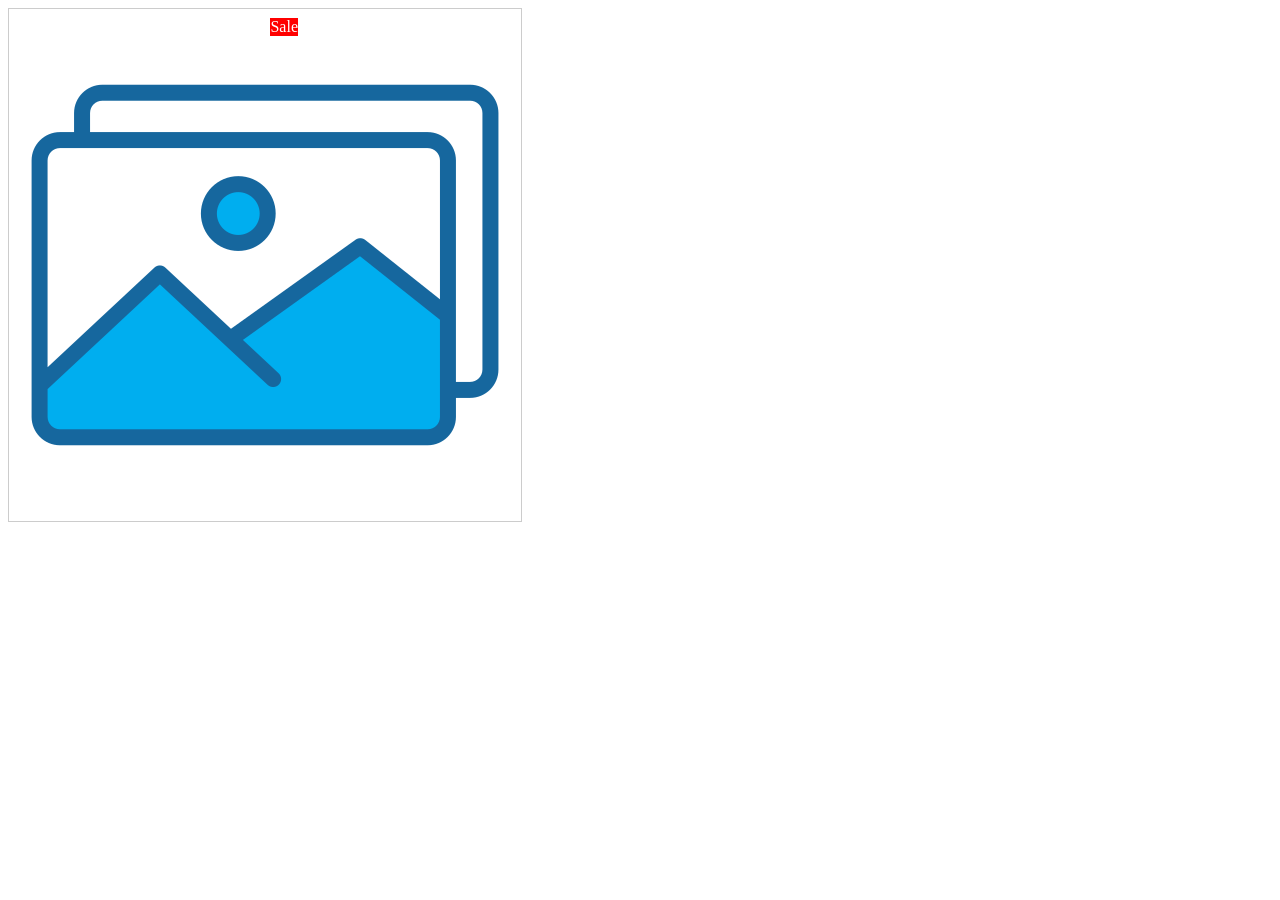
<file: index.html>
<!DOCTYPE html>
<html lang="en">

<head>
    <meta charset="UTF-8">
    <meta name="viewport" content="width=device-width, initial-scale=1.0">
    <title>Document</title>
    <link rel="stylesheet" href="style.css">
</head>

<body>

    <div class="card">
        <img src="icon.png" alt="Product Image">

    <span class="sale">
        Sale
    </span>
</div>
</body>
</body>

</html>
</file>
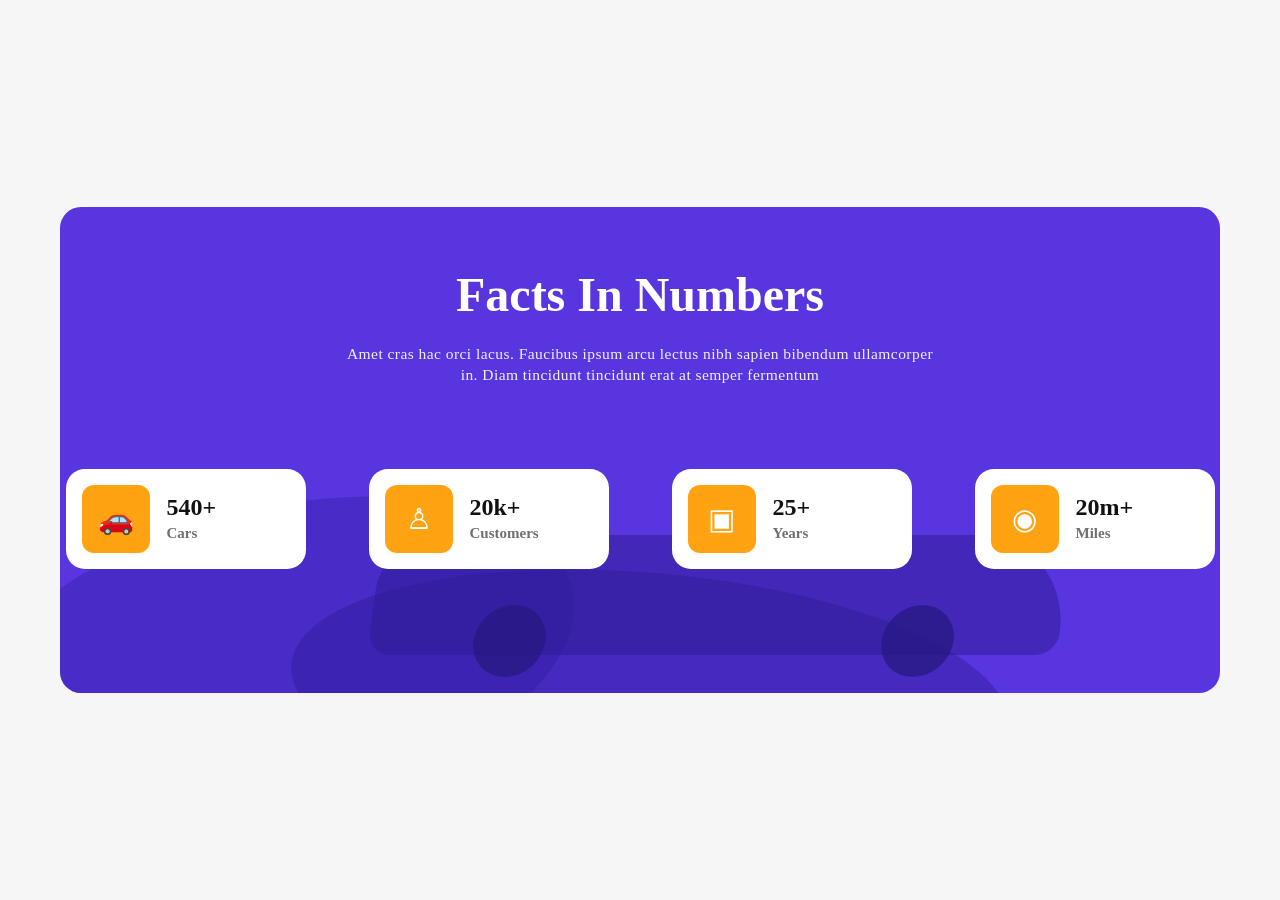
<file: facts.html>
<!DOCTYPE html>
<html lang="en">
<head>
    <meta charset="UTF-8">
    <meta name="viewport" content="width=device-width, initial-scale=1.0">
    <title>Facts In Numbers</title>
    <link rel="stylesheet" href="factsstyle.css">
</head>

<body>

    <section class="facts">

        <div class="car-shape"></div>

        <div class="facts-content">

            <h1>Facts In Numbers</h1>

            <p class="intro">
                Amet cras hac orci lacus. Faucibus ipsum arcu lectus nibh sapien bibendum ullamcorper
                <br>
                in. Diam tincidunt tincidunt erat at semper fermentum
            </p>

            <div class="cards">

                <div class="card">
                    <div class="icon">🚗</div>

                    <div class="text">
                        <strong>540+</strong>
                        <span>Cars</span>
                    </div>
                </div>

                <div class="card">
                    <div class="icon">♙</div>

                    <div class="text">
                        <strong>20k+</strong>
                        <span>Customers</span>
                    </div>
                </div>

                <div class="card">
                    <div class="icon">▣</div>

                    <div class="text">
                        <strong>25+</strong>
                        <span>Years</span>
                    </div>
                </div>

                <div class="card">
                    <div class="icon">◉</div>

                    <div class="text">
                        <strong>20m+</strong>
                        <span>Miles</span>
                    </div>
                </div>

            </div>

        </div>

    </section>

</body>
</html>
</file>
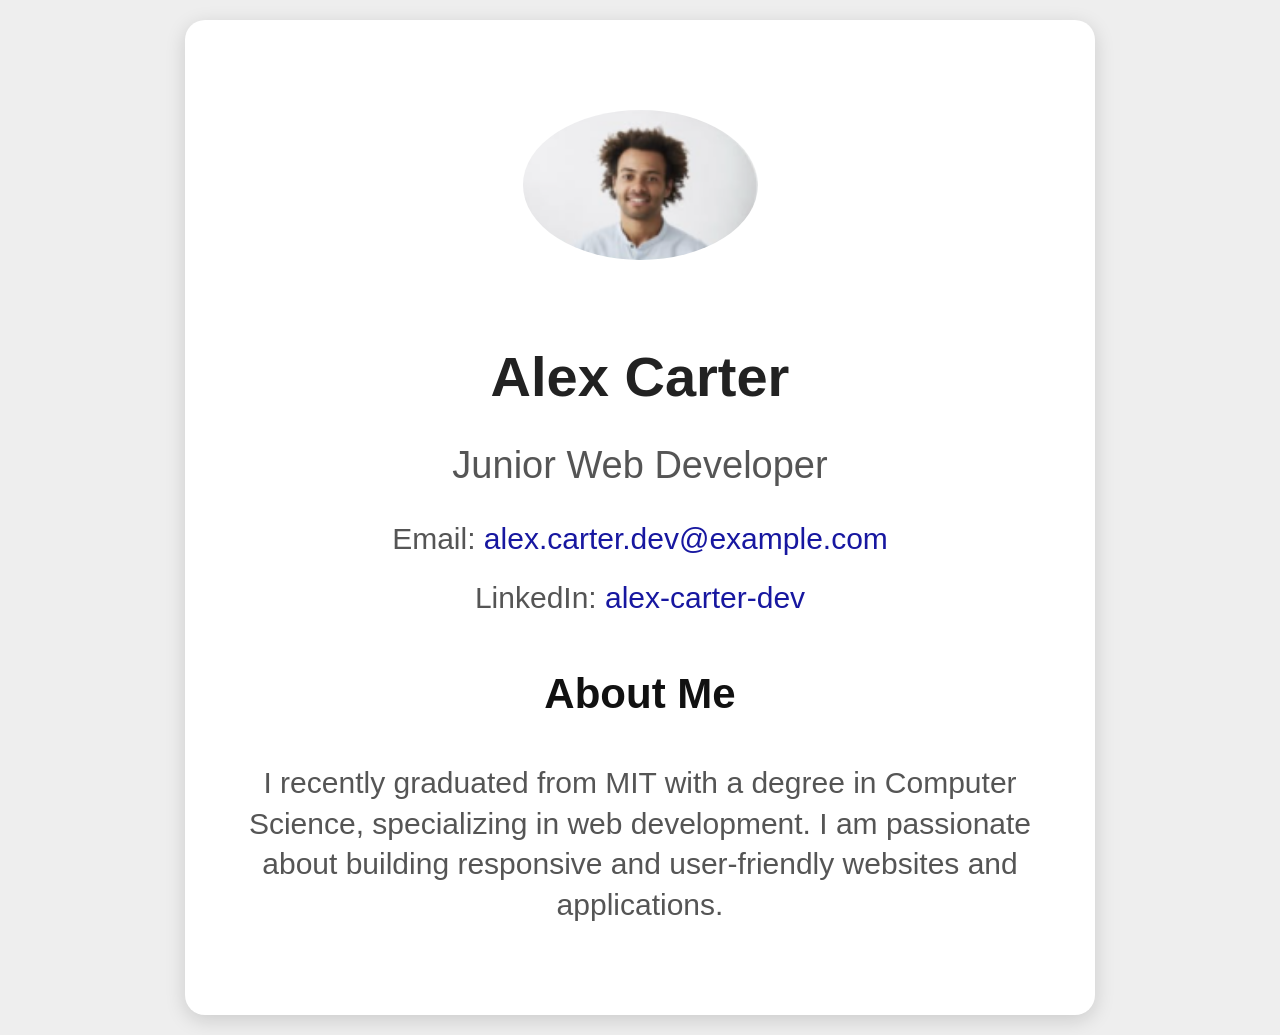
<file: Session 3/profile.html>
<!DOCTYPE html>
<html lang="en">
<head>
    <meta charset="UTF-8">
    <meta name="viewport" content="width=device-width, initial-scale=1.0">

    <title>Personal Profile</title>

    <link rel="stylesheet" href="profilestyle.css">
</head>

<body>

    <div class="profile">

        <img
            src="alexicon.png"alt="Profile Picture"class="profile-img">
        <h1>Alex Carter</h1>

        <h2>Junior Web Developer</h2>

        <p>
            Email:
            <a href="mailto:alex.carter.dev@example.com">
                alex.carter.dev@example.com
            </a>
        </p>

        <p>
            LinkedIn:
            <a href="#">
                alex-carter-dev
            </a>
        </p>

        <h3>About Me</h3>

        <p class="about">
            I recently graduated from MIT with a degree in
            Computer Science, specializing in web development.
            I am passionate about building responsive and
            user-friendly websites and applications.
        </p>

    </div>

</body>
</html>
</file>
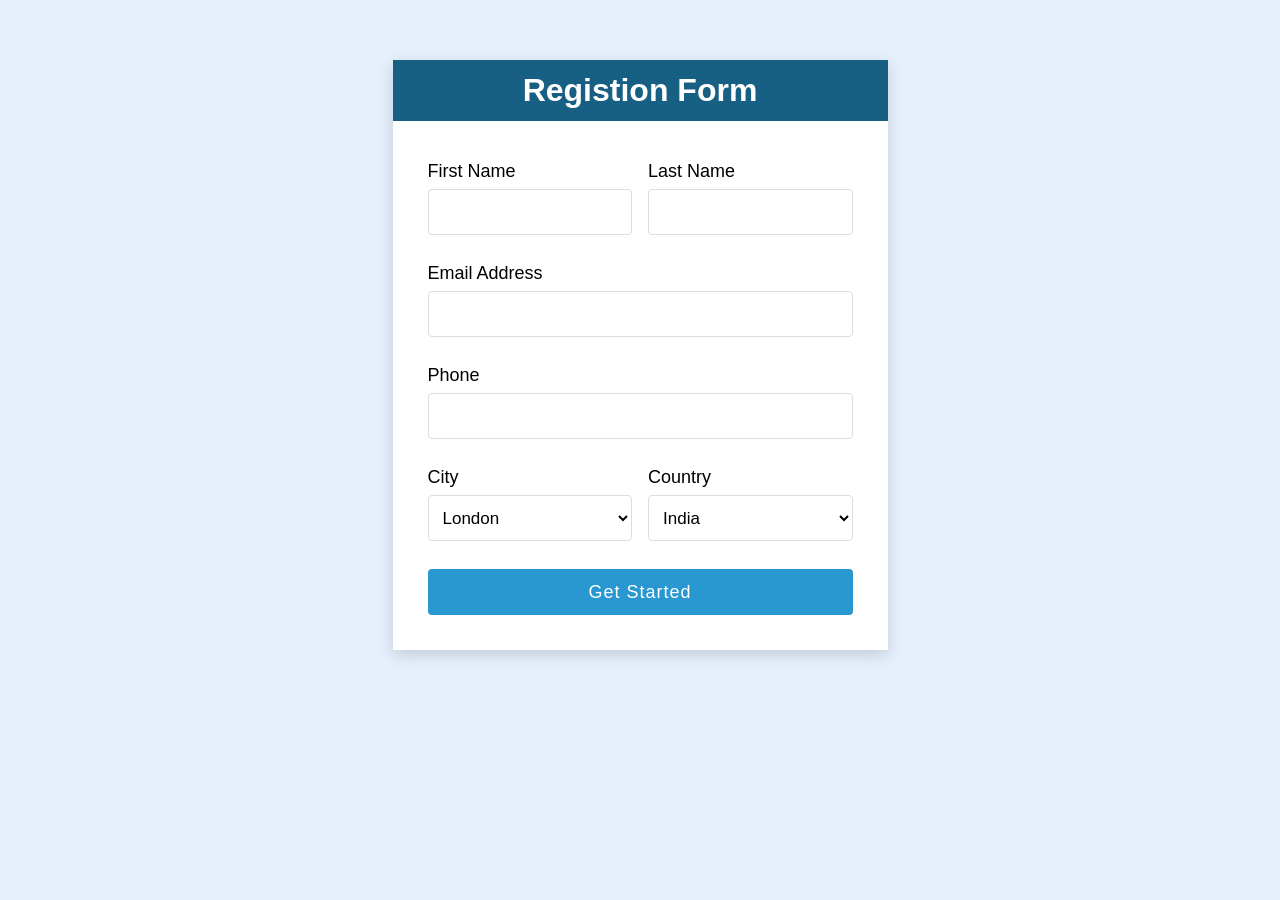
<file: Session 3/registionform.html>
<!DOCTYPE html>
<html lang="en">
<head>
    <meta charset="UTF-8">
    <meta name="viewport" content="width=device-width, initial-scale=1.0">
    <title>Registration Form</title>

    <link rel="stylesheet" href="registionstyle.css">
</head>

<body>

    <div class="container">

        <h1>Registion Form</h1>

        <form>

            <div class="row">

                <div class="field">
                    <label>First Name</label>
                    <input type="text">
                </div>

                <div class="field">
                    <label>Last Name</label>
                    <input type="text">
                </div>

            </div>

            <div class="field full">
                <label>Email Address</label>
                <input type="email">
            </div>

            <div class="field full">
                <label>Phone</label>
                <input type="tel">
            </div>

            <div class="row">

                <div class="field">
                    <label>City</label>

                    <select>
                        <option>London</option>
                    </select>
                </div>

                <div class="field">
                    <label>Country</label>

                    <select>
                        <option>India</option>
                    </select>
                </div>

            </div>

            <button type="submit">
                Get Started
            </button>

        </form>

    </div>

</body>
</html>
</file>
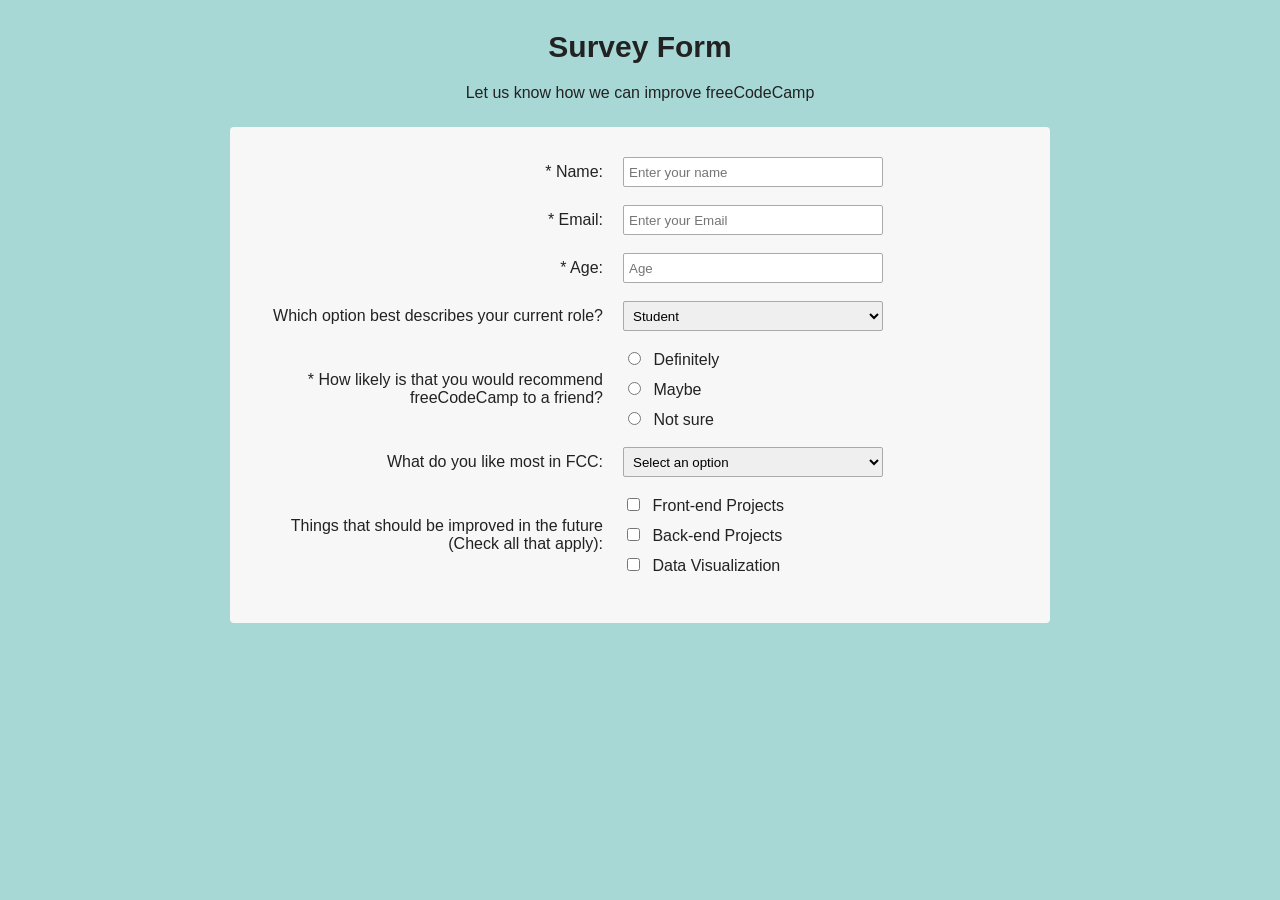
<file: Session 3/surveyform.html>
<!DOCTYPE html>
<html lang="en">
<head>
    <meta charset="UTF-8">
    <meta name="viewport" content="width=device-width, initial-scale=1.0">

    <title>Survey Form</title>

    <link rel="stylesheet" href="surveystyle.css">
</head>

<body>

    <h1>Survey Form</h1>

    <p class="description">
        Let us know how we can improve freeCodeCamp
    </p>

    <form>

        <!-- Name -->
        <div class="form-group">
            <label for="name">* Name:</label>

            <input
                type="text"
                id="name"
                placeholder="Enter your name"
            >
        </div>


        <!-- Email -->
        <div class="form-group">
            <label for="email">* Email:</label>

            <input
                type="email"
                id="email"
                placeholder="Enter your Email"
            >
        </div>


        <!-- Age -->
        <div class="form-group">
            <label for="age">* Age:</label>

            <input
                type="number"
                id="age"
                placeholder="Age"
            >
        </div>


        <!-- Current Role -->
        <div class="form-group">
            <label for="role">
                Which option best describes your current role?
            </label>

            <select id="role">
                <option>Student</option>
            </select>
        </div>


        <!-- Recommendation -->
        <div class="form-group">
            <label>
                * How likely is that you would recommend
                freeCodeCamp to a friend?
            </label>

            <div class="options">
                <label>
                    <input type="radio" name="recommend">
                    Definitely
                </label>

                <label>
                    <input type="radio" name="recommend">
                    Maybe
                </label>

                <label>
                    <input type="radio" name="recommend">
                    Not sure
                </label>
            </div>
        </div>


        <!-- Like most -->
        <div class="form-group">
            <label for="like">
                What do you like most in FCC:
            </label>

            <select id="like">
                <option>Select an option</option>
            </select>
        </div>


        <!-- Improvements -->
        <div class="form-group">
            <label>
                Things that should be improved in the future
                <br>
                (Check all that apply):
            </label>

            <div class="options">

                <label>
                    <input type="checkbox">
                    Front-end Projects
                </label>

                <label>
                    <input type="checkbox">
                    Back-end Projects
                </label>

                <label>
                    <input type="checkbox">
                    Data Visualization
                </label>

            </div>
        </div>

    </form>

</body>
</html>
</file>
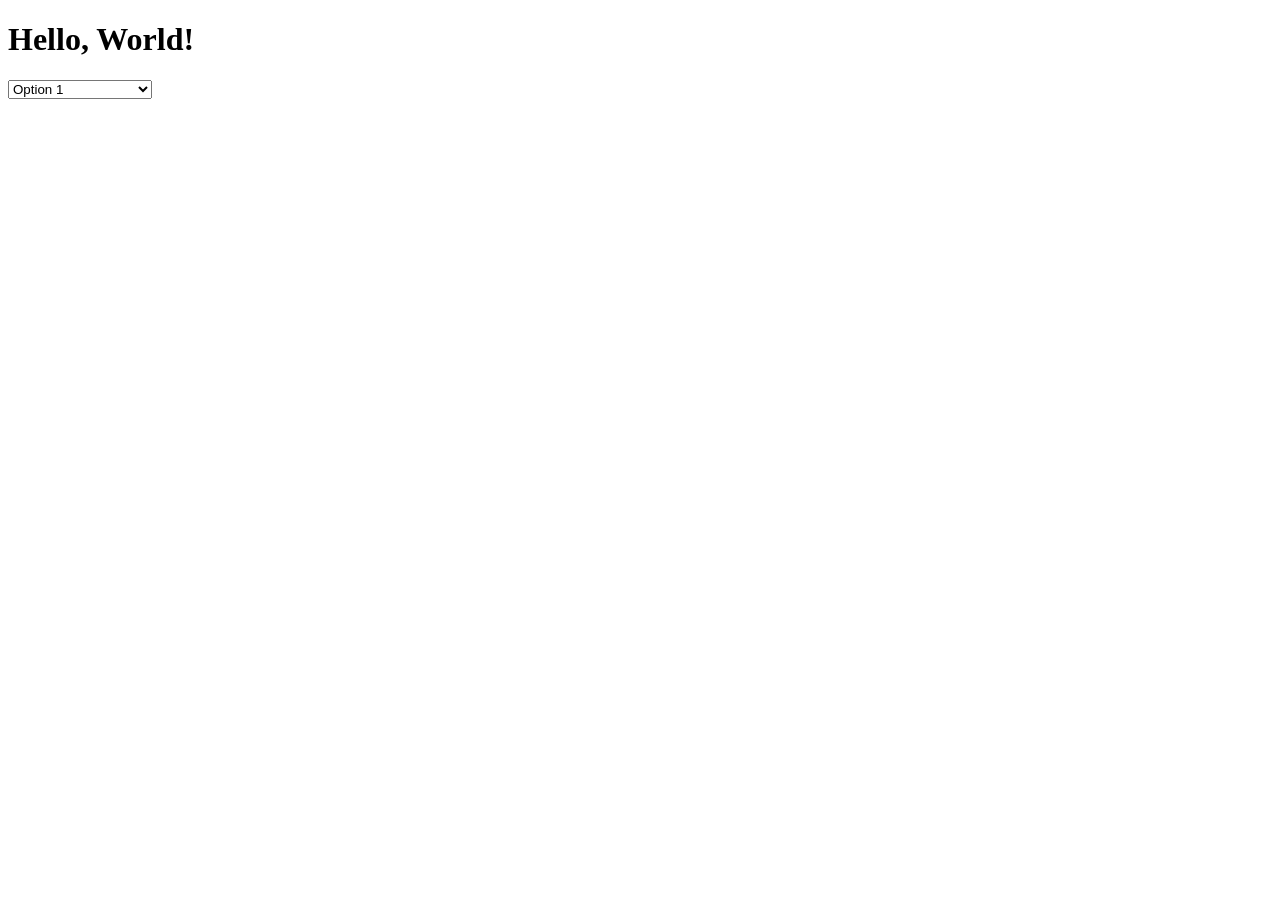
<file: Session 4/test.html>
<!DOCTYPE html>
<html lang="en">
<head>
    <meta charset="UTF-8">
    <meta name="viewport" content="width=device-width, initial-scale=1.0">
    <title>Document</title>
</head>
<body>
    <h1>Hello, World!</h1>
    <select>
        <option  disabled>please choose value</option>
        <option value="option1">Option 1</option>
        <option value="option2">Option 2</option>
    </select>
</body>
</html>
</file>
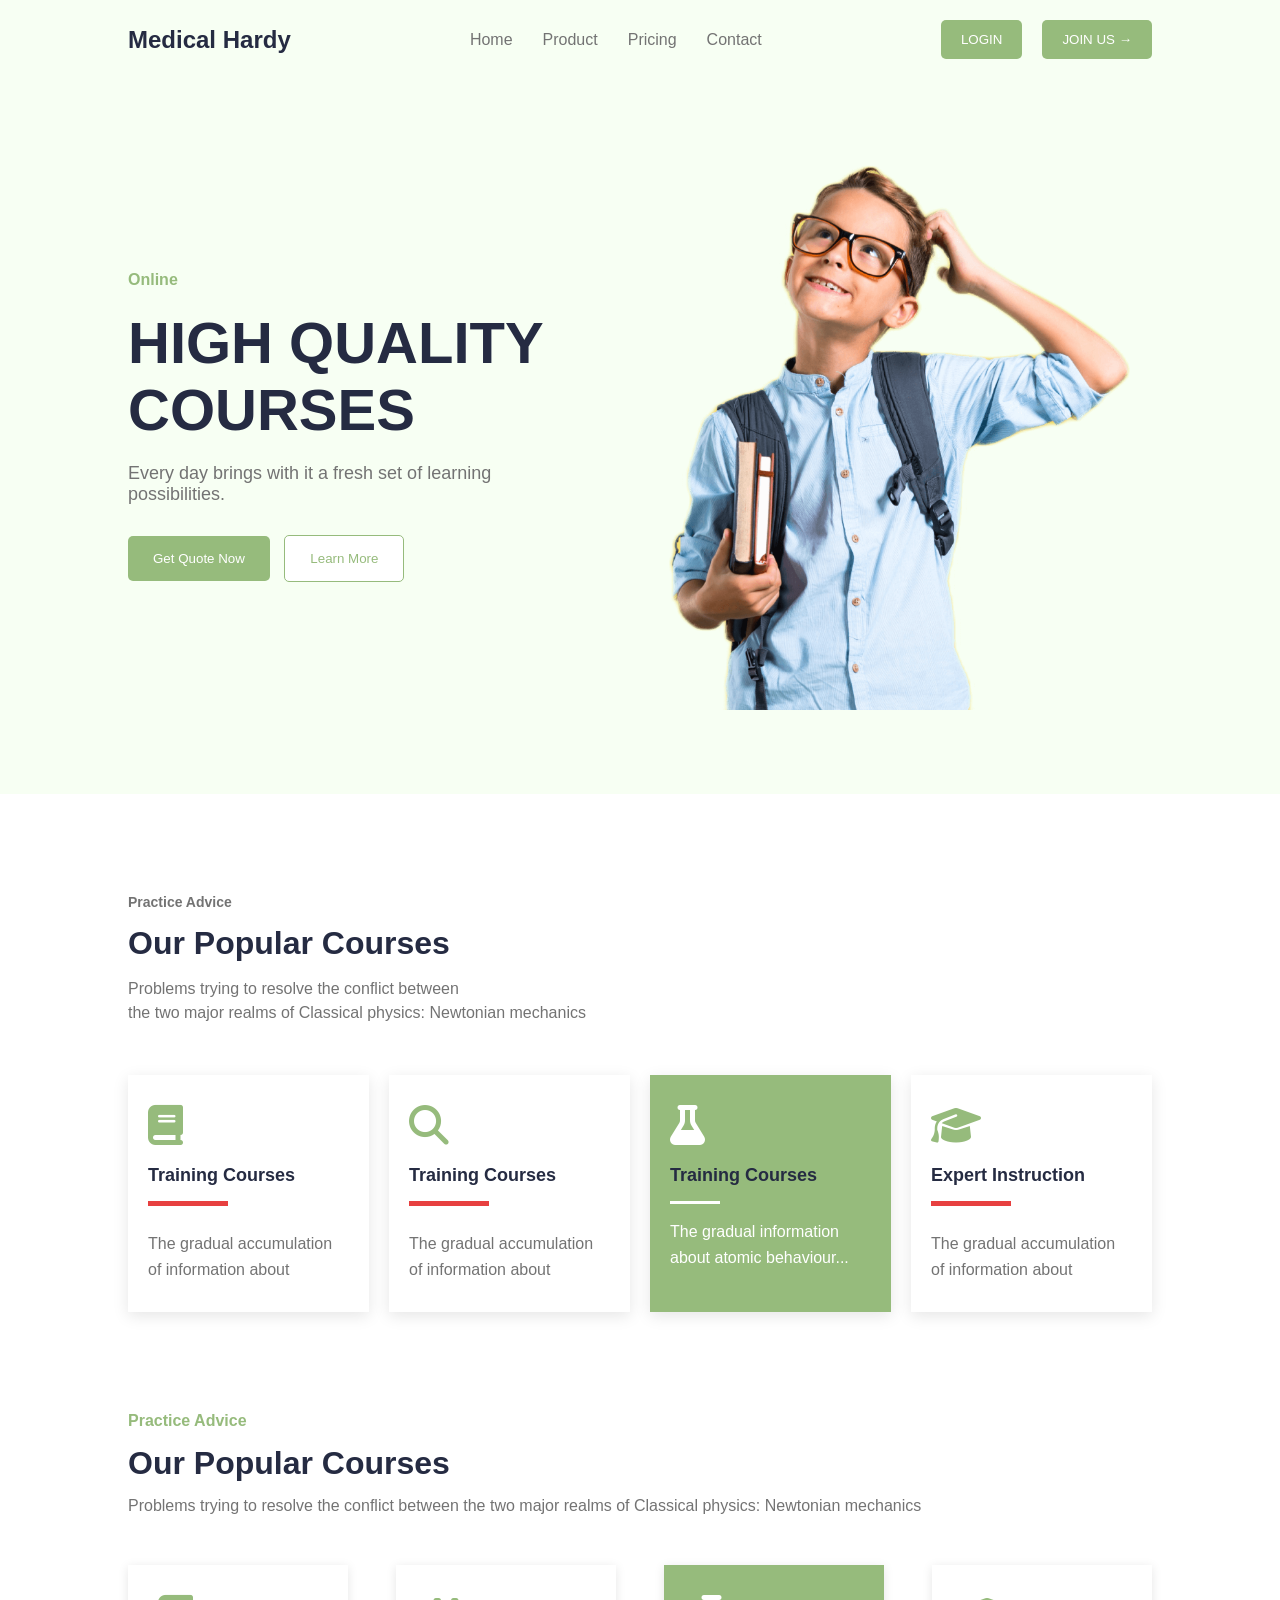
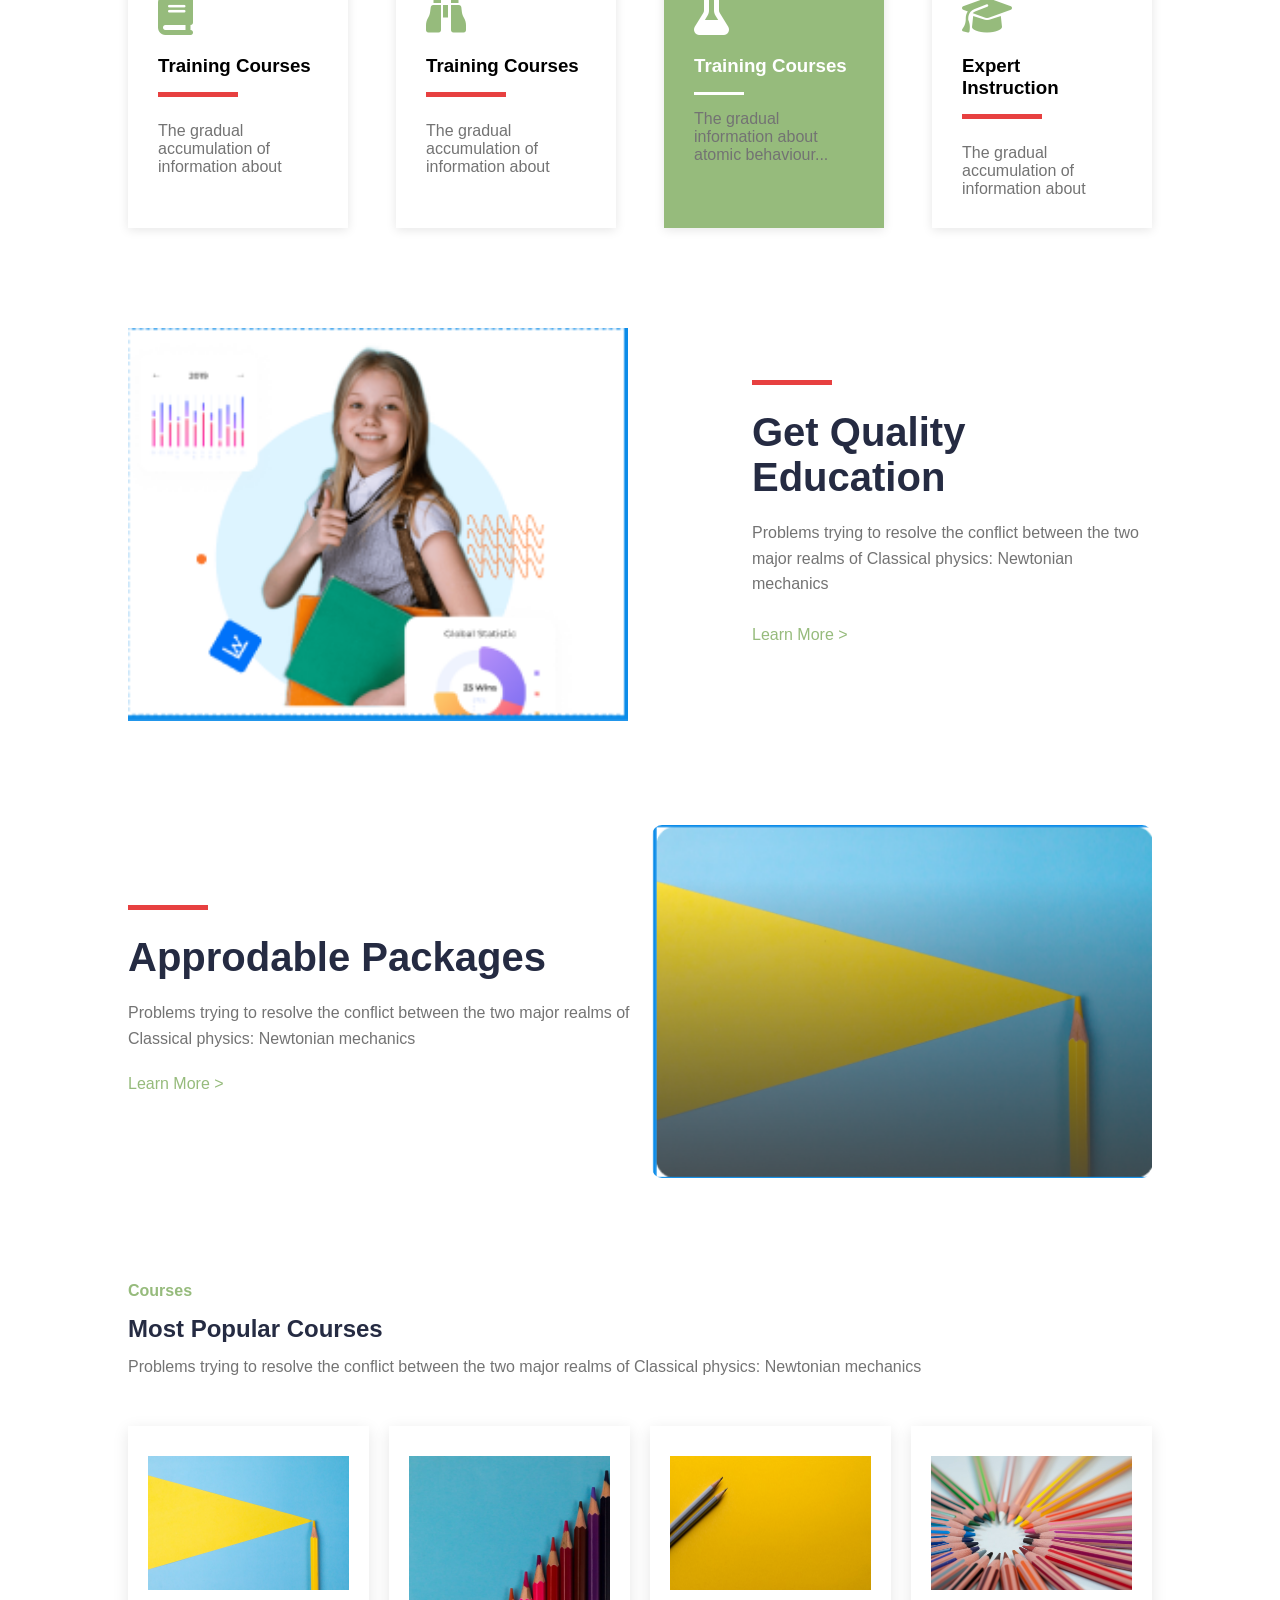
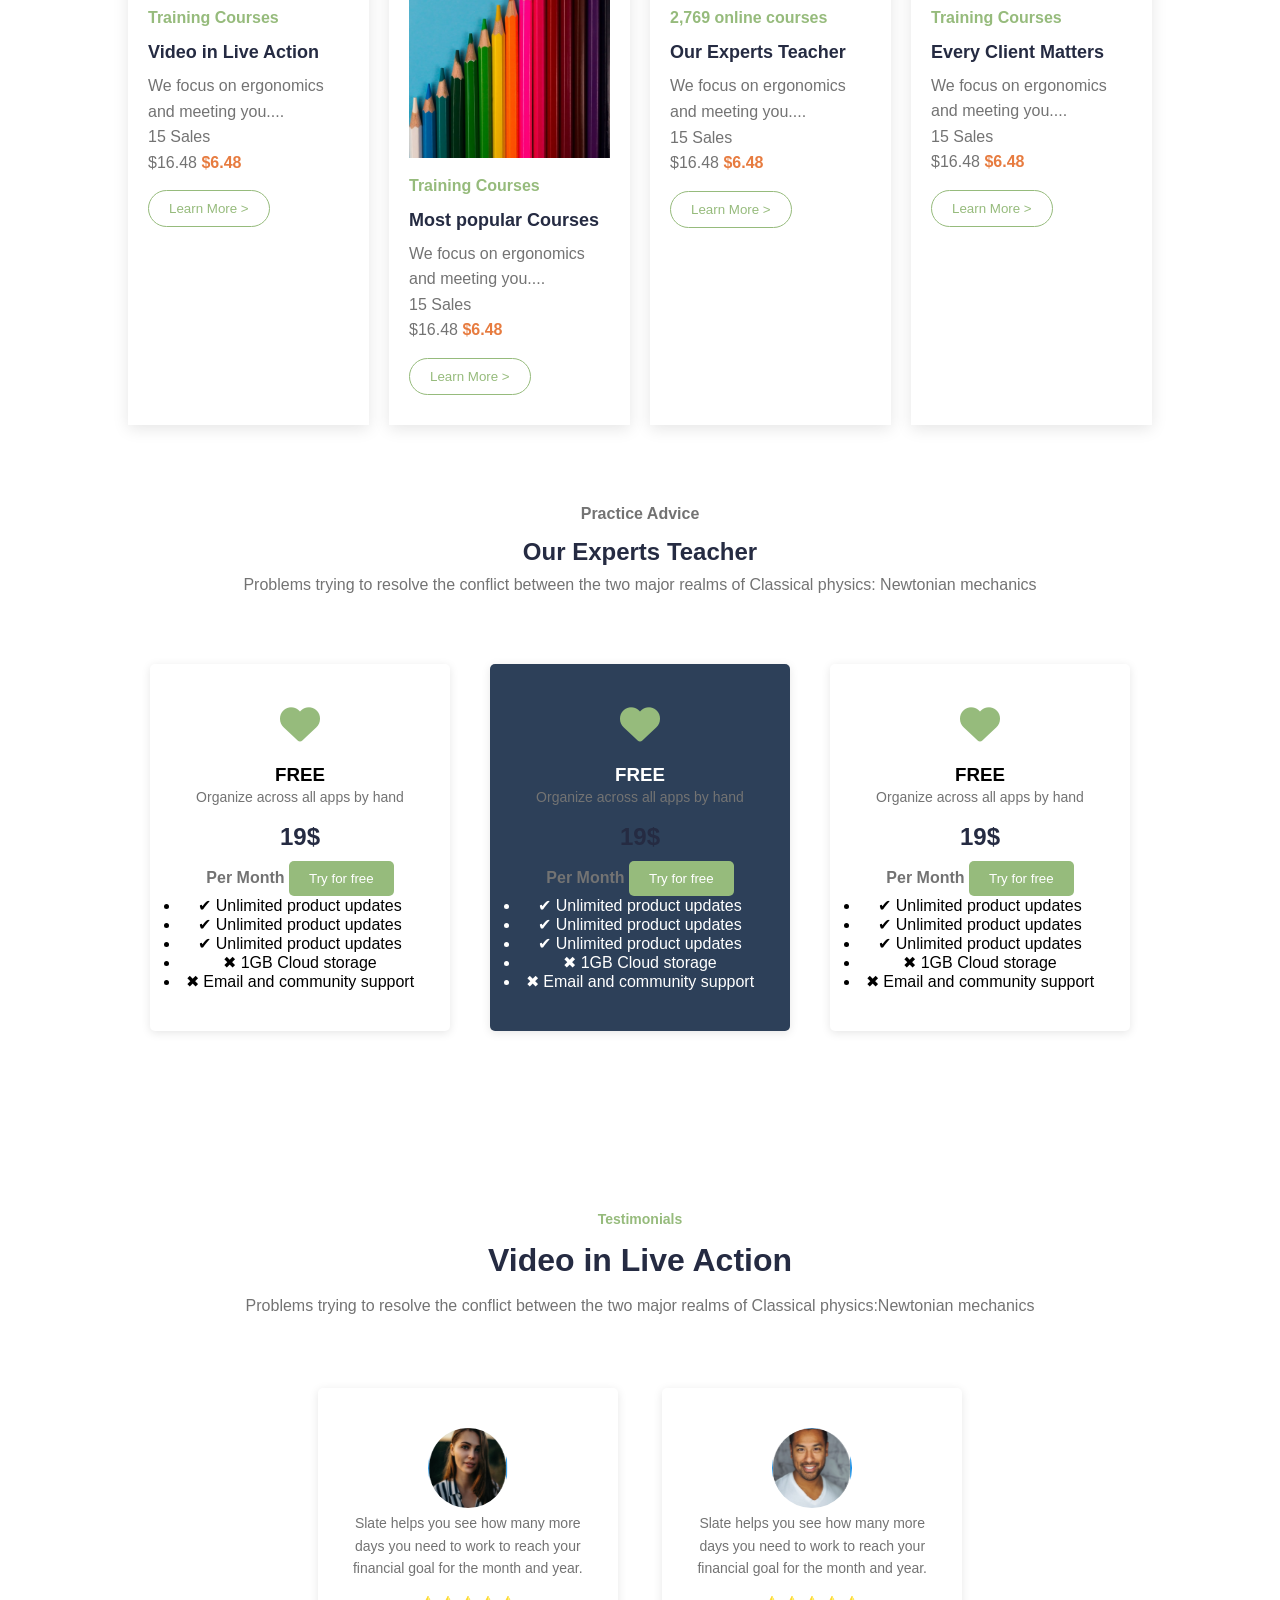
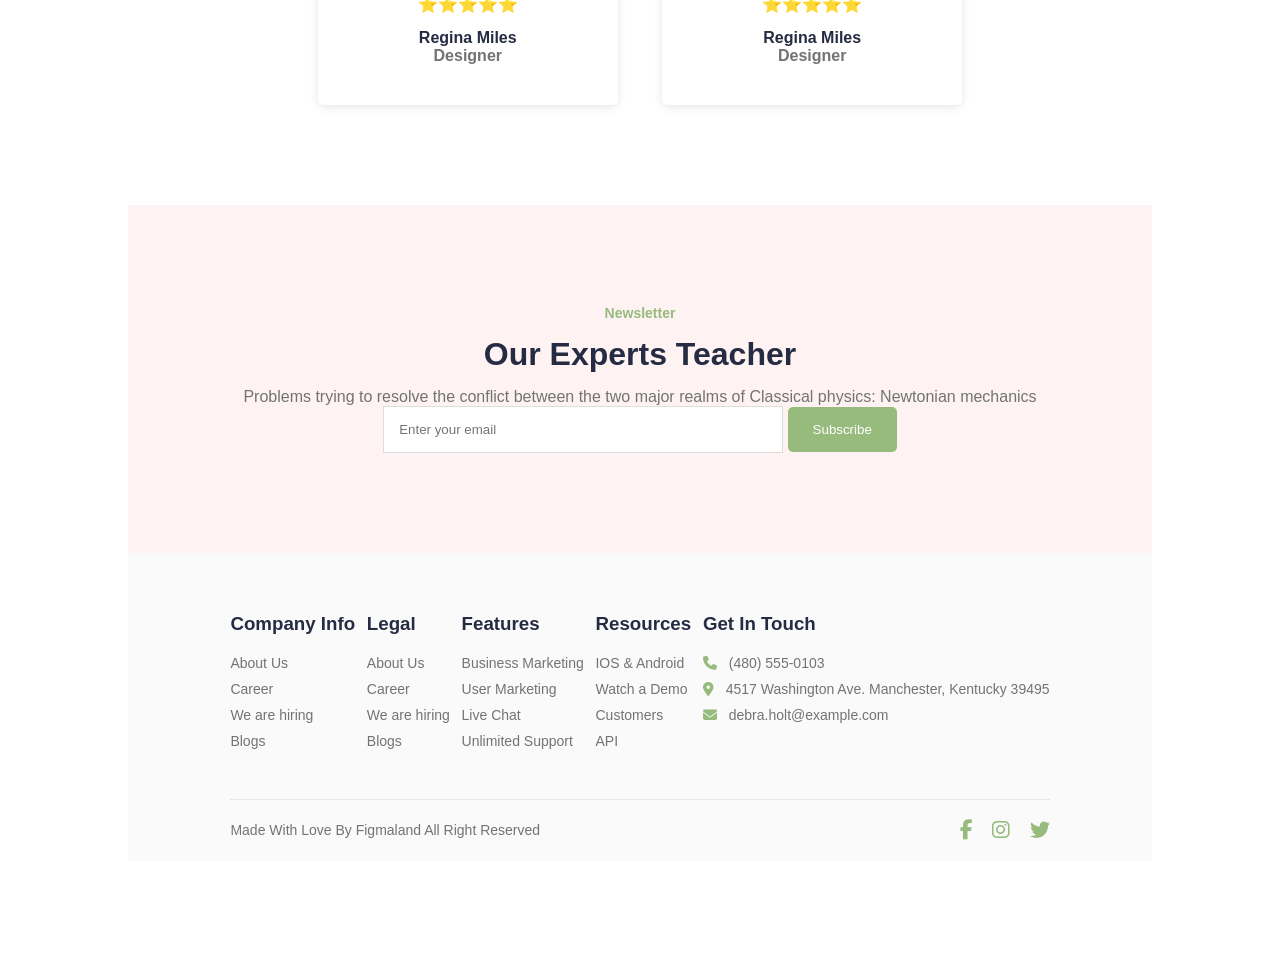
<file: Session 5/Medical.html>
<!DOCTYPE html>
<html lang="en">

<head>
    <meta charset="UTF-8">
    <meta name="viewport" content="width=device-width, initial-scale=1.0">
    <title>Medical Hardy</title>
    <link rel="stylesheet" href="https://cdnjs.cloudflare.com/ajax/libs/font-awesome/6.5.1/css/all.min.css">
    <link rel="stylesheet" href="Medicalstyle.css">
</head>

<body>

<header class="hero">

    <nav class="navbar">
        <h2>Medical Hardy</h2>

        <ul>
            <li><a href="#">Home</a></li>
            <li><a href="#">Product</a></li>
            <li><a href="#">Pricing</a></li>
            <li><a href="#">Contact</a></li>
        </ul>

        <div class="nav-btns">
            <button>LOGIN</button>
                   <button>JOIN US →</button>
        </div>
    </nav>

    <div class="hero-content">

        <div class="hero-text">
            <span>Online</span>

            <h1>HIGH QUALITY <br> COURSES</h1>

            <p>
                Every day brings with it a fresh set of
                learning possibilities.
            </p>

            <div class="hero-buttons">
                <button class="btn-green">Get Quote Now</button>
                <button class="btn-white">Learn More</button>
            </div>
        </div>

        <div class="hero-image">
<img src="hero.png">
        </div>

    </div>

</header>


<section class="popular-courses">

    <p class="subtitle">Practice Advice</p>

    <h2>Our Popular Courses</h2>

    <p class="description">
        Problems trying to resolve the conflict between
        <br>
        the two major realms of Classical physics: Newtonian mechanics
    </p>

    <div class="courses-container">

        <div class="course-card">
            <i class="fa-solid fa-book icon"></i>
            <h3>Training Courses</h3>
            <div class="line"></div>
            <p>The gradual accumulation of information about</p>
        </div>

        <div class="course-card">
            <i class="fa-solid fa-magnifying-glass icon"></i>
            <h3>Training Courses</h3>
            <div class="line"></div>
            <p>The gradual accumulation of information about</p>
        </div>

        <div class="course-card active">
            <i class="fa-solid fa-flask icon"></i>
            <h3>Training Courses</h3>
            <div class="white-line"></div>
            <p>The gradual information about atomic behaviour...</p>
        </div>

        <div class="course-card">
            <i class="fa-solid fa-graduation-cap icon"></i>
            <h3>Expert Instruction</h3>
            <div class="line"></div>
            <p>The gradual accumulation of information about</p>
        </div>

    </div>

</section>


    <section class="popular-courses">

    <span>Practice Advice</span>
    <h2>Our Popular Courses</h2>

    <p>
        Problems trying to resolve the conflict between
        the two major realms of Classical physics:
        Newtonian mechanics
    </p>

    <div class="course-boxes">

        <div class="box">
            <i class="fa-solid fa-book"></i>
            <h3>Training Courses</h3>
            <div class="line"></div>
            <p>The gradual accumulation of information about</p>
        </div>

        <div class="box">
            <i class="fa-solid fa-binoculars"></i>
            <h3>Training Courses</h3>
            <div class="line"></div>
            <p>The gradual accumulation of information about</p>
        </div>

        <div class="box active">
            <i class="fa-solid fa-flask"></i>
            <h3>Training Courses</h3>
            <div class="white-line"></div>
            <p>The gradual information about atomic behaviour...</p>
        </div>

        <div class="box">
            <i class="fa-solid fa-graduation-cap"></i>
            <h3>Expert Instruction</h3>
            <div class="line"></div>
            <p>The gradual accumulation of information about</p>
        </div>

    </div>

</section>



    <section class="quality">

        <div class="quality-image">
            <img src="hera.png">
        </div>

        <div class="quality-content">
            <div class="red-line"></div>

            <h2>Get Quality Education</h2>

            <p>
                Problems trying to resolve the conflict between
                the two major realms of Classical physics:
                Newtonian mechanics
            </p>
            <p style="color:#96bb7c;">Learn More ></p>


        </div>

    </section>


    <section class="packages">
        <div class="packages-text">
            <div class="line"></div>

            <h2>Approdable Packages</h2>

            <p>
                Problems trying to resolve
                the conflict between
                the two major realms of Classical physics:
                Newtonian mechanics
            </p>

            <p style="color:#96bb7c;">Learn More ></p>
        </div>

        <div class="packages-img">
            <img src="pecil.png">
        </div>
    </section>


    <section class="courses">

        <span>Courses</span>

        <h2>Most Popular Courses</h2>

        <p>
            Problems trying to resolve the conflict between
            the two major realms of Classical physics:
            Newtonian mechanics
        </p>

        <div class="course-cards">

            <div class="course-card">
                <img src="1pic.jpg">
                <h4>Training Courses</h4>
                <h3>Video in Live Action</h3>
                <p>We focus on ergonomics and meeting you....</p>
                <p>15 Sales</p>
                <p>$16.48 <span>$6.48</span></p>
                <button>Learn More ></button>
            </div>

            <div class="course-card">
                <img src="2pic.jpg">
                <h4>Training Courses</h4>
                <h3>Most popular Courses</h3>
                <p>We focus on ergonomics and meeting you....</p>
                <p>15 Sales</p>
                <p>$16.48 <span>$6.48</span></p>
                <button>Learn More ></button>
            </div>

            <div class="course-card">
                <img src="3pic.jpg">
                <h4>2,769 online courses</h4>
                <h3>Our Experts Teacher</h3>
                <p>We focus on ergonomics and meeting you....</p>
                <p>15 Sales</p>
                <p>$16.48 <span>$6.48</span></p>
                <button>Learn More ></button>
            </div>

            <div class="course-card">
                <img src="4pic.jpg">
                <h4>Training Courses</h4>
                <h3>Every Client Matters</h3>
                <p>We focus on ergonomics and meeting you....</p>
                <p>15 Sales</p>
                <p>$16.48 <span>$6.48</span></p>
                <button>Learn More ></button>
            </div>
        </div>


        <section class="pricing">

            <p class="section-title">Practice Advice</p>
            <h2>Our Experts Teacher</h2>

            <p class="section-text">
                Problems trying to resolve the conflict between
                the two major realms of Classical physics:
                Newtonian mechanics
            </p>

            <div class="pricing-cards">

                <div class="card">
                    <i class="fa-solid fa-heart"></i>
                    <h3>FREE</h3>
                    <p>Organize across all apps by hand</p>

                    <h2>19$</h2>
                    <span>Per Month</span>

                    <button>Try for free</button>

                    <ul>
                        <li>✔ Unlimited product updates</li>
                        <li>✔ Unlimited product updates</li>
                        <li>✔ Unlimited product updates</li>
                        <li>✖ 1GB Cloud storage</li>
                        <li>✖ Email and community support</li>
                    </ul>
                </div>

                <div class="card active">
                    <i class="fa-solid fa-heart"></i>
                    <h3>FREE</h3>
                    <p>Organize across all apps by hand</p>

                    <h2>19$</h2>
                    <span>Per Month</span>

                    <button>Try for free</button>

                    <ul>
                        <li>✔ Unlimited product updates</li>
                        <li>✔ Unlimited product updates</li>
                        <li>✔ Unlimited product updates</li>
                        <li>✖ 1GB Cloud storage</li>
                        <li>✖ Email and community support</li>
                    </ul>
                </div>

                <div class="card">
                    <i class="fa-solid fa-heart"></i>
                    <h3>FREE</h3>
                    <p>Organize across all apps by hand</p>

                    <h2>19$</h2>
                    <span>Per Month</span>

                    <button>Try for free</button>

                    <ul>
                        <li>✔ Unlimited product updates</li>
                        <li>✔ Unlimited product updates</li>
                        <li>✔ Unlimited product updates</li>
                        <li>✖ 1GB Cloud storage</li>
                        <li>✖ Email and community support</li>
                    </ul>
                </div>

            </div>

        </section>
        <section class="testimonials">
            <p class="subtitle">Testimonials</p>
            <h2>Video in Live Action</h2>
            <p class="description">Problems trying to resolve the conflict between the two major realms of Classical
                physics:Newtonian mechanics</p>
            <div class="cards">
                <div class="card">
                    <img src="person1.png">
                    <p>
                        Slate helps you see how many more days
                        you need to work to reach your financial
                        goal for the month and year.
                    </p>
                    <div class="stars">⭐⭐⭐⭐⭐</div>
                    <h4>Regina Miles</h4>
                    <span>Designer</span>
                </div>
                <div class="card">
                    <img src="person2.png">
                    <p>Slate helps you see how many more days
                        you need to work to reach your financial
                        goal for the month and year.
                    </p>
                    <div class="stars">⭐⭐⭐⭐⭐</div>
                    <h4>Regina Miles</h4>
                    <span>Designer</span>
                </div>
            </div>
        </section>
        <section class="newsletter">
            <p class="subtitle">Newsletter</p>
            <h2>Our Experts Teacher</h2>
            <p class="desciption">Problems trying to resolve the conflict between
                the two major realms of Classical physics:
                Newtonian mechanics</p>
            <form>
                <input type="email" placeholder="Enter your email">
                <button type="submit">Subscribe</button>
            </form>
        </section>
        <footer class="footer">
            <div class="container">

                <div class="footer-links">
                    <div class="footer-col">
                        <h3>Company Info</h3>
                        <a href="#">About Us</a>
                        <a href="#">Career</a>
                        <a href="#">We are hiring</a>
                        <a href="#">Blogs</a>
                    </div>

                    <div class="footer-col">
                        <h3>Legal</h3>
                        <a href="#">About Us</a>
                        <a href="#">Career</a>
                        <a href="#">We are hiring</a>
                        <a href="#">Blogs</a>
                    </div>

                    <div class="footer-col">
                        <h3>Features</h3>
                        <a href="#">Business Marketing</a>
                        <a href="#">User Marketing </a>
                        <a href="#">Live Chat</a>
                        <a href="#">Unlimited Support</a>
                    </div>

                    <div class="footer-col">
                        <h3>Resources</h3>
                        <a href="#">IOS & Android</a>
                        <a href="#">Watch a Demo</a>
                        <a href="#">Customers</a>
                        <a href="#">API</a>
                    </div>

                    <div class="footer-col">
                        <h3>Get In Touch</h3>
                        <p><i class="fa-solid fa-phone"></i> (480) 555-0103</p>
                        <p><i class="fa-solid fa-location-dot"></i> 4517 Washington Ave. Manchester, Kentucky 39495</p>
                        <p><i class="fa-solid fa-envelope"></i> debra.holt@example.com</p>
                    </div>
                </div>

                <div class="footer-bottom">
                    <p>Made With Love By Figmaland All Right Reserved</p>

                    <div class="social-icons">
                        <a href="#"><i class="fa-brands fa-facebook-f"></i></a>
                        <a href="#"><i class="fa-brands fa-instagram"></i></a>
                        <a href="#"><i class="fa-brands fa-twitter"></i></a>
                    </div>
                </div>

            </div>
        </footer>
</body>

</html>
</file>
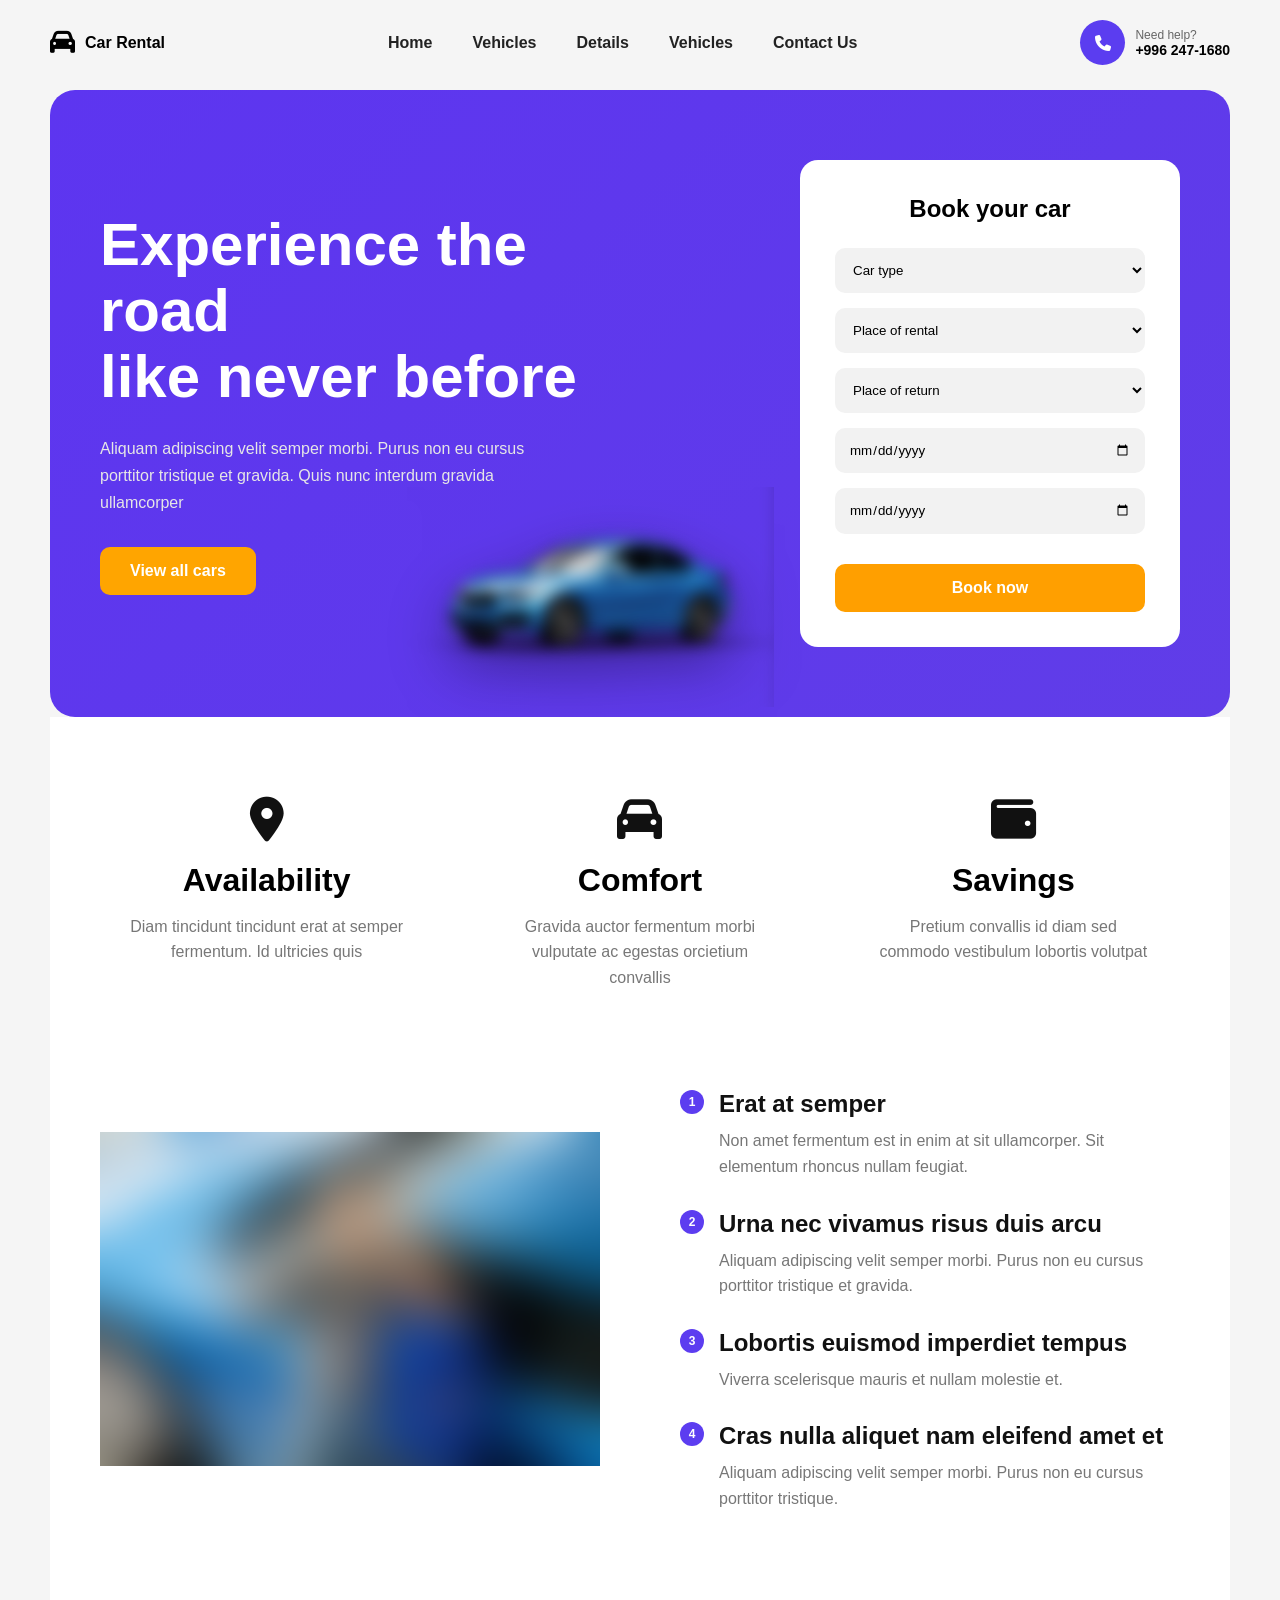
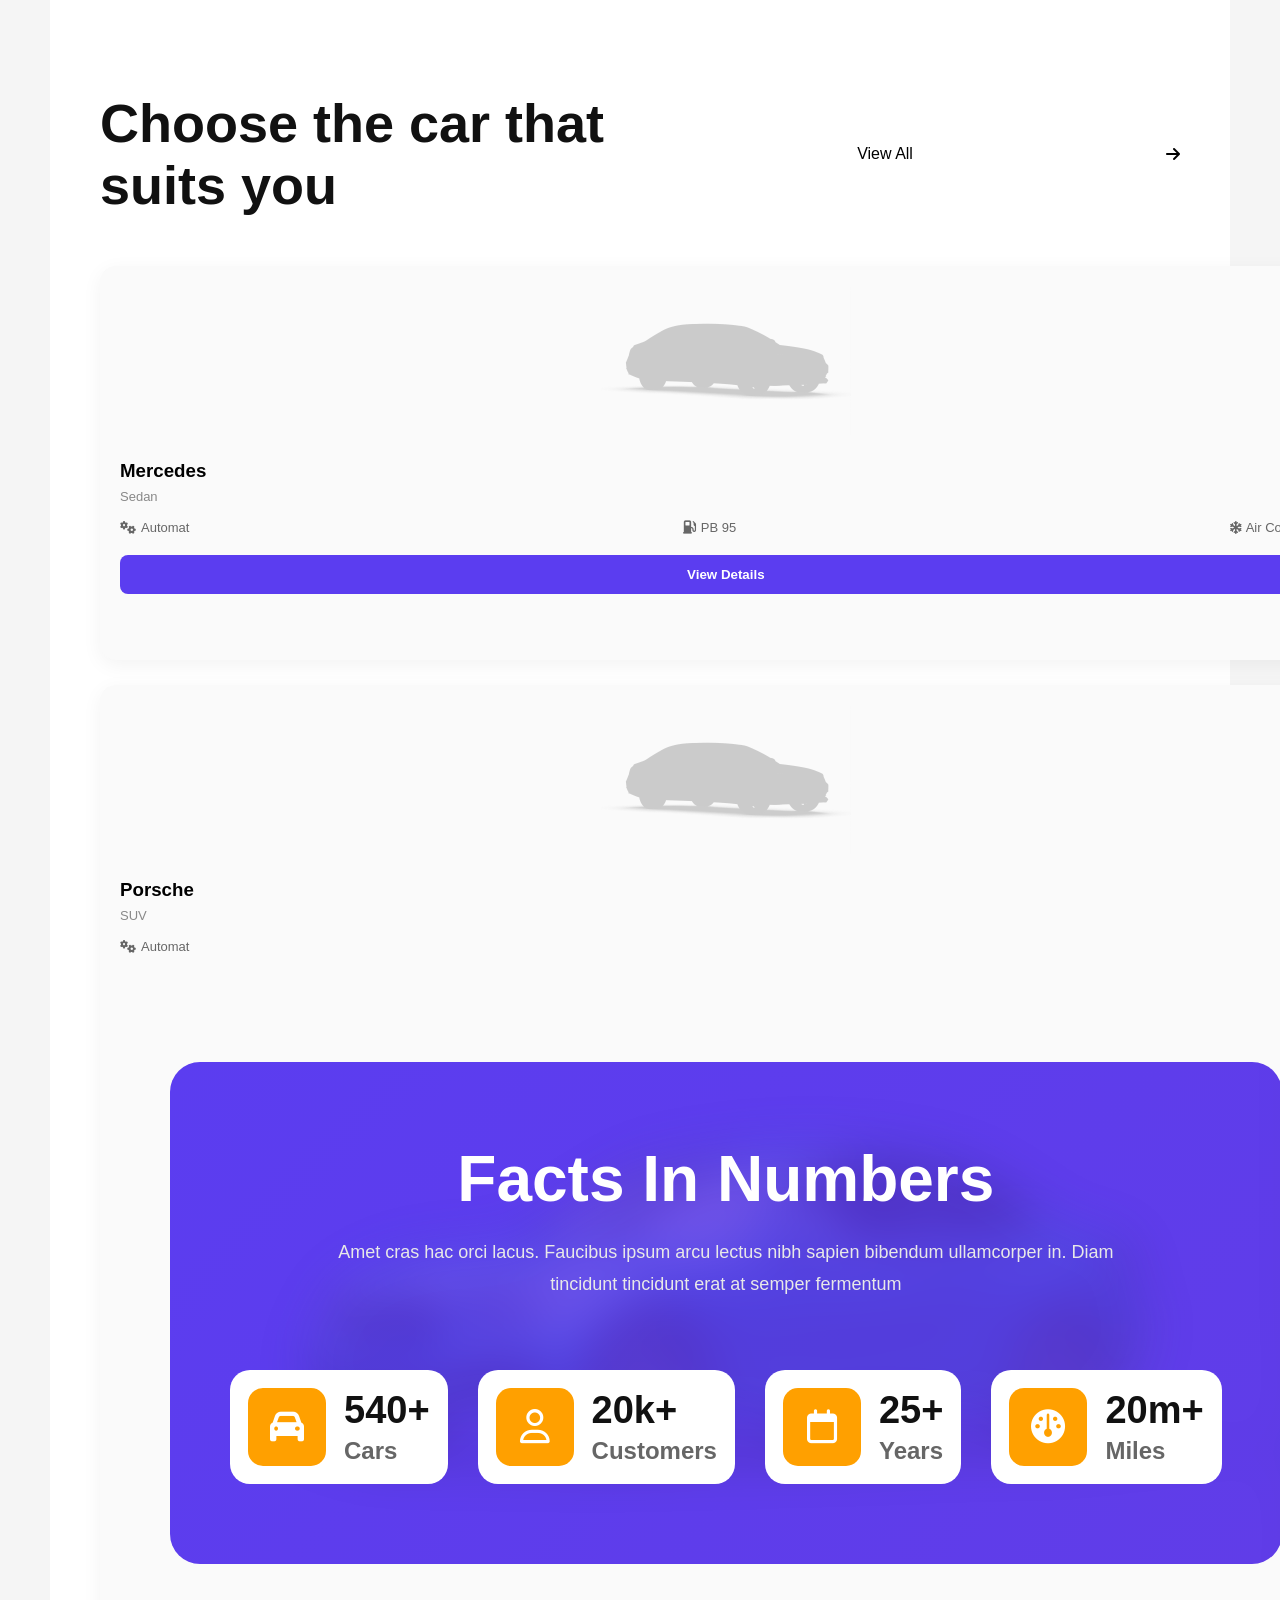
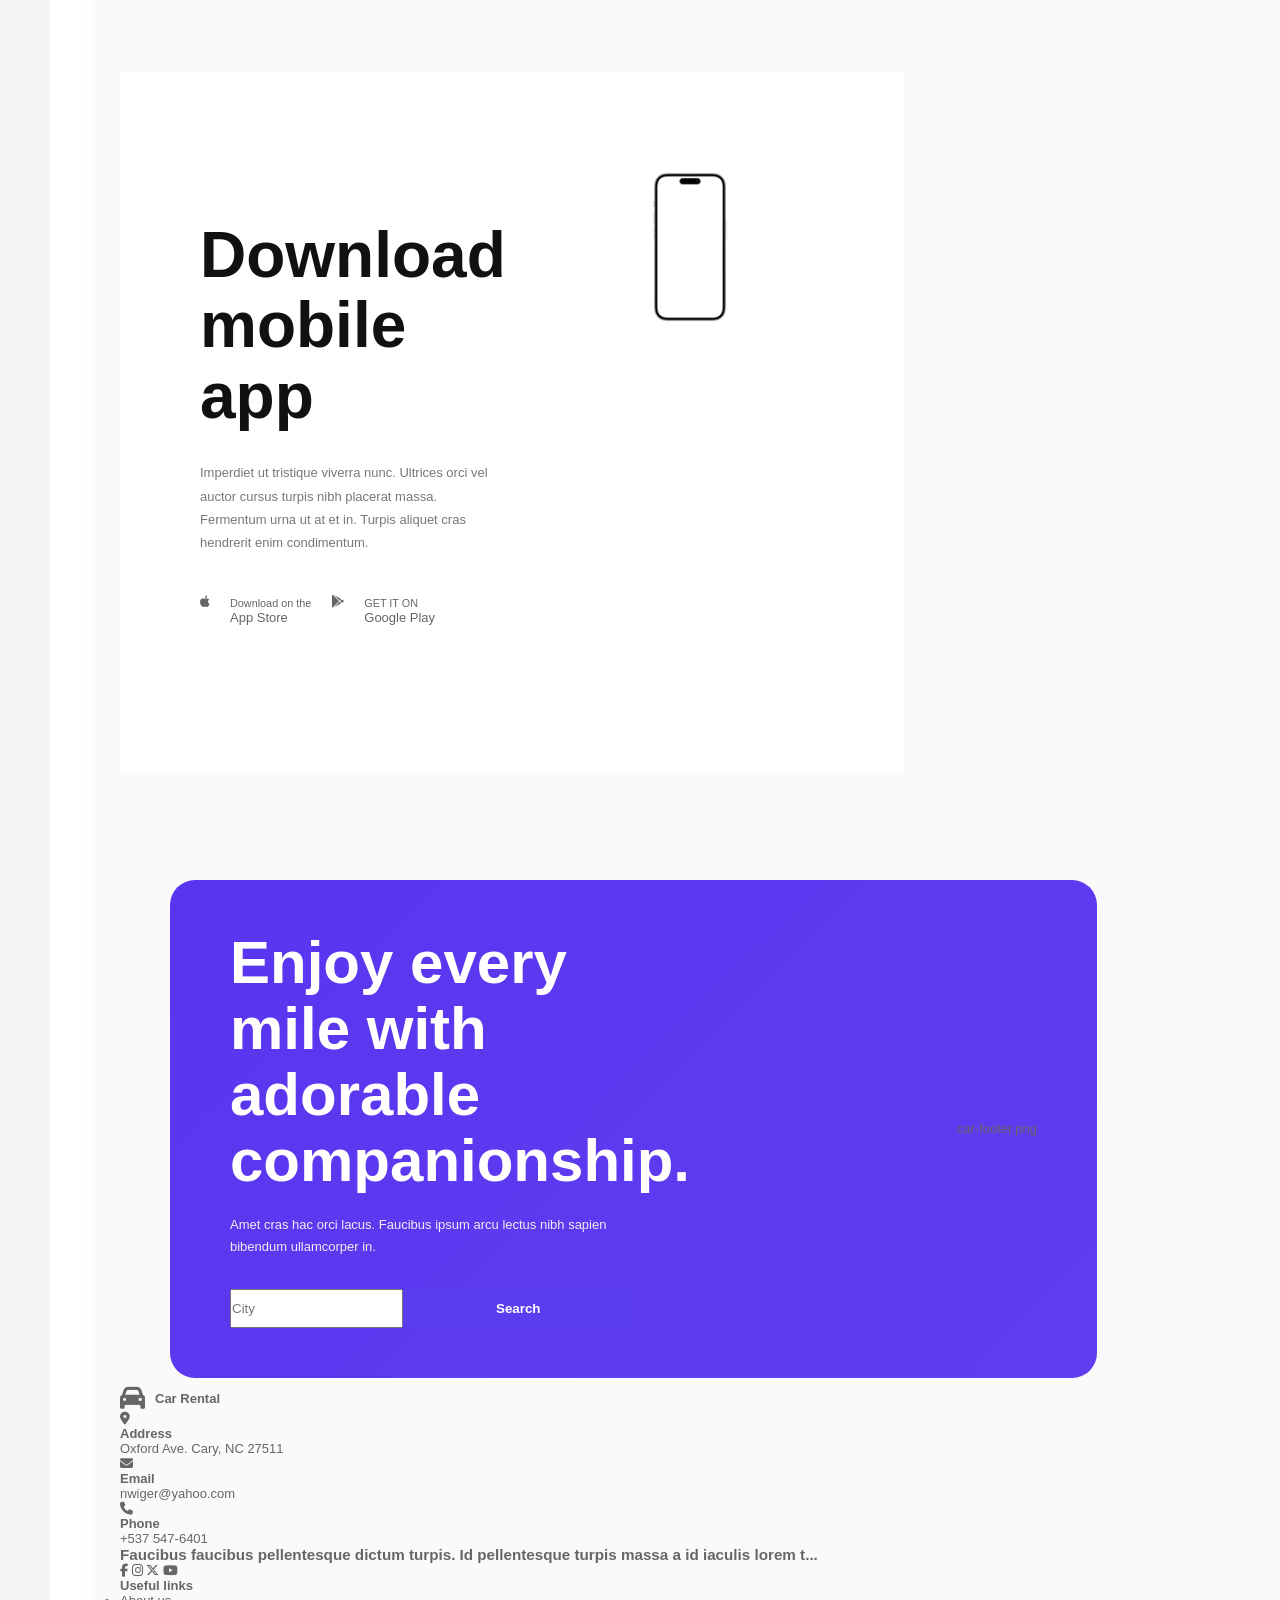
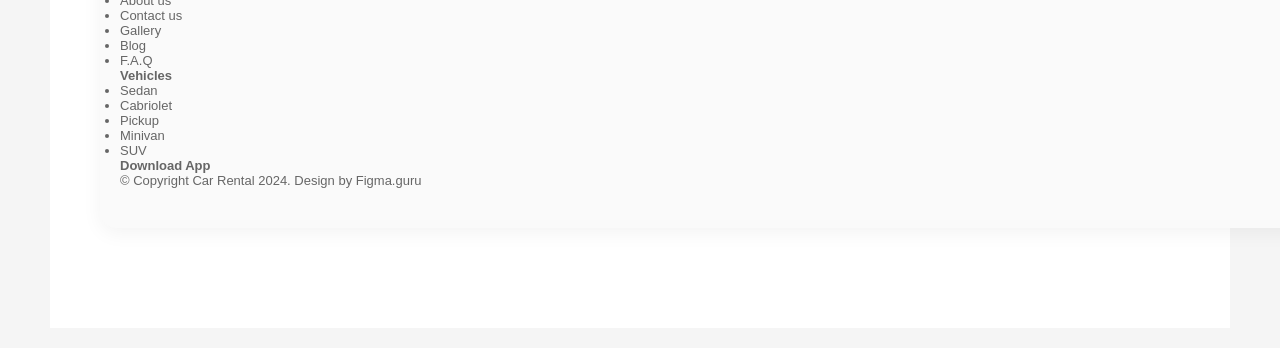
<file: Session 6/carrental.html>
<!DOCTYPE html>
<html lang="en">

<head>
    <meta charset="UTF-8">
    <meta name="viewport" content="width=device-width, initial-scale=1.0">
    <title>Car Rental</title>
    <link rel="stylesheet" href="carstyle.css">

    <link rel="stylesheet" href="https://cdnjs.cloudflare.com/ajax/libs/font-awesome/6.5.1/css/all.min.css">
</head>

<body>

    <header>
        <div class="logo">
            <i class="fa-solid fa-car"></i>
            <span>Car Rental</span>
        </div>

        <nav>
            <a href="#" class="active">Home</a>
            <a href="#" class="active">Vehicles</a>
            <a href="#" class="active">Details</a>
            <a href="#" class="active">Vehicles</a>
            <a href="#" class="active">Contact Us</a>

        </nav>

        <div class="contact">
            <i class="fa-solid fa-phone"></i>
            <div>
                <p>Need help?</p>
                <h4>+996 247-1680</h4>
            </div>
        </div>
    </header>

    <section class="hero">

        <div class="hero-content">
            <h1>
                Experience the road <br>
                like never before
            </h1>

            <p>
                Aliquam adipiscing velit semper morbi. Purus non eu
                cursus porttitor tristique et gravida. Quis nunc interdum
                gravida ullamcorper
            </p>

            <button>View all cars</button>
        </div>

        <div class="booking-card">
            <h2>Book your car</h2>

            <form>
                <select>
                    <option>Car type</option>
                </select>

                <select>
                    <option>Place of rental</option>
                </select>

                <select>
                    <option>Place of return</option>
                </select>

                <input type="date">
                <input type="date">

                <button type="submit">Book now</button>
            </form>
        </div>

    </section>


    <section class="features-section">

        <div class="features">
            <div class="feature-box">
                <i class="fa-solid fa-location-dot"></i>
                <h3>Availability</h3>
                <p>
                    Diam tincidunt tincidunt erat at semper
                    fermentum. Id ultricies quis
                </p>
            </div>

            <div class="feature-box">
                <i class="fa-solid fa-car"></i>
                <h3>Comfort</h3>
                <p>
                    Gravida auctor fermentum morbi vulputate
                    ac egestas orcietium convallis
                </p>
            </div>

            <div class="feature-box">
                <i class="fa-solid fa-wallet"></i>
                <h3>Savings</h3>
                <p>
                    Pretium convallis id diam sed commodo
                    vestibulum lobortis volutpat
                </p>
            </div>
        </div>

        <div class="steps-content">

            <div class="steps-left">
                <img src="2664a4b5f8dbe170061a4fef93e0b437b51d2804.png" alt="">
            </div>

            <div class="steps-right">

                <div class="step">
                    <span>1</span>
                    <div>
                        <h4>Erat at semper</h4>
                        <p>
                            Non amet fermentum est in enim at sit ullamcorper.
                            Sit elementum rhoncus nullam feugiat.
                        </p>
                    </div>
                </div>

                <div class="step">
                    <span>2</span>
                    <div>
                        <h4>Urna nec vivamus risus duis arcu</h4>
                        <p>
                            Aliquam adipiscing velit semper morbi. Purus non eu
                            cursus porttitor tristique et gravida.
                        </p>
                    </div>
                </div>

                <div class="step">
                    <span>3</span>
                    <div>
                        <h4>Lobortis euismod imperdiet tempus</h4>
                        <p>
                            Viverra scelerisque mauris et nullam molestie et.
                        </p>
                    </div>
                </div>

                <div class="step">
                    <span>4</span>
                    <div>
                        <h4>Cras nulla aliquet nam eleifend amet et</h4>
                        <p>
                            Aliquam adipiscing velit semper morbi. Purus non eu
                            cursus porttitor tristique.
                        </p>
                    </div>
                </div>

            </div>
        </div>

    </section>


    <section class="cars-section">

        <div class="section-header">
            <h2>
                Choose the car that <br>
                suits you
            </h2>


            View All <i class="fa-solid fa-arrow-right"></i>
            </a>
        </div>

        <div class="cars-grid">


            <div class="car-card">
                <img src="b2850f746ad6eb61aa8e0f8bc654936748b99c7a.png" alt="Mercedes">

                <div class="car-info">
                    <div class="title-price">
                        <div>
                            <h3>Mercedes</h3>
                            <span>Sedan</span>
                        </div>

                        <div class="price">
                            $25
                            <small>per day</small>
                        </div>
                    </div>

                    <div class="specs">
                        <span><i class="fa-solid fa-gears"></i> Automat</span>
                        <span><i class="fa-solid fa-gas-pump"></i> PB 95</span>
                        <span><i class="fa-solid fa-snowflake"></i> Air Conditioner</span>
                    </div>

                    <button>View Details</button>
                </div>
            </div>


            <div class="car-card">
                <img src="b2850f746ad6eb61aa8e0f8bc654936748b99c7a.png" alt="Mercedes">
                <div class="car-info">
                    <div class="title-price">

                        <div>
                            <h3>Mercedes</h3>
                            <span>Sport</span>
                        </div>

                        <div class="price">
                            $50
                            <small>per day</small>
                        </div>
                    </div>

                    <div class="specs">
                        <span><i class="fa-solid fa-gears"></i> Automat</span>
                        <span><i class="fa-solid fa-gas-pump"></i> PB 95</span>
                        <span><i class="fa-solid fa-snowflake"></i> Air Conditioner</span>
                    </div>

                    <button>View Details</button>
                </div>
            </div>

            <div class="car-card">
                <img src="b2850f746ad6eb61aa8e0f8bc654936748b99c7a.png" alt="Mercedes">
                <div class="car-info">
                    <div class="title-price">
                        <div>
                            <h3>Mercedes</h3>
                            <span>Sedan</span>
                        </div>

                        <div class="price">
                            $45
                            <small>per day</small>
                        </div>
                    </div>

                    <div class="specs">
                        <span><i class="fa-solid fa-gears"></i> Automat</span>
                        <span><i class="fa-solid fa-gas-pump"></i> PB 95</span>
                        <span><i class="fa-solid fa-snowflake"></i> Air Conditioner</span>
                    </div>

                    <button>View Details</button>
                </div>
            </div>

            <div class="car-card">
                <img src="b2850f746ad6eb61aa8e0f8bc654936748b99c7a.png" alt="Mercedes">
                <div class="car-info">
                    <div class="title-price">
                        <div>
                            <h3>Porsche</h3>
                            <span>SUV</span>
                        </div>

                        <div class="price">
                            $40
                            <small>per day</small>
                        </div>
                    </div>


                    <div class="specs">
                        <span><i class="fa-solid fa-gears"></i> Automat</span>

<section class="facts-section">

    <div class="facts-overlay">

        <h2>Facts In Numbers</h2>

        <p>
            Amet cras hac orci lacus. Faucibus ipsum arcu lectus nibh sapien
            bibendum ullamcorper in. Diam tincidunt tincidunt erat at semper
            fermentum
        </p>

        <div class="facts-cards">

            <div class="fact-card">
                <div class="fact-icon">
                    <i class="fa-solid fa-car"></i>
                </div>

                <div>
                    <h3>540+</h3>
                    <span>Cars</span>
                </div>
            </div>

            <div class="fact-card">
                <div class="fact-icon">
                    <i class="fa-regular fa-user"></i>
                </div>

                <div>
                    <h3>20k+</h3>
                    <span>Customers</span>
                </div>
            </div>

            <div class="fact-card">
                <div class="fact-icon">
                    <i class="fa-regular fa-calendar"></i>
                </div>

                <div>
                    <h3>25+</h3>
                    <span>Years</span>
                </div>
            </div>

            <div class="fact-card">
                <div class="fact-icon">
                    <i class="fa-solid fa-gauge"></i>
                </div>

                <div>
                    <h3>20m+</h3>
                    <span>Miles</span>
                </div>
            </div>

        </div>

    </div>

</section>


<section class="app-section">

    <div class="app-content">

        <h2>
            Download <br>
            mobile app
        </h2>

        <p>
            Imperdiet ut tristique viverra nunc. Ultrices orci vel auctor
            cursus turpis nibh placerat massa. Fermentum urna ut at et in.
            Turpis aliquet cras hendrerit enim condimentum.
        </p>

        <div class="store-buttons">

            
                <i class="fa-brands fa-apple"></i>
                <div>
                    <small>Download on the</small>
                    <span>App Store</span>
                </div>
            </a>

            
                <i class="fa-brands fa-google-play"></i>
                <div>
                    <small>GET IT ON</small>
                    <span>Google Play</span>
                </div>
            </a>

        </div>

    </div>

    <div class="app-images">

<img src="25f717f4cbc92f28027f5a9306a8987e6301ecfa.png" alt="App Image">


    </div>

</section>


<!-- CTA SECTION -->

<section class="cta-section">

    <div class="cta-content">

        <h2>
            Enjoy every mile with <br>
            adorable companionship.
        </h2>

        <p>
            Amet cras hac orci lacus. Faucibus ipsum arcu lectus nibh
            sapien bibendum ullamcorper in.
        </p>

        <form class="search-box">
            <input type="text" placeholder="City">
            <button>Search</button>
        </form>

    </div>

    <div class="cta-image">
        car-footer.png
    </div>

</section>


<footer>

    <div class="footer-top">

        <div class="footer-logo">
            <div class="logo">
                <i class="fa-solid fa-car"></i>
                <span>Car Rental</span>
            </div>
        </div>

        <div class="contact-item">
            <i class="fa-solid fa-location-dot"></i>
            <div>
                <h4>Address</h4>
                <p>Oxford Ave. Cary, NC 27511</p>
            </div>
        </div>

        <div class="contact-item">
            <i class="fa-solid fa-envelope"></i>
            <div>
                <h4>Email</h4>
                <p>nwiger@yahoo.com</p>
            </div>
        </div>

        <div class="contact-item">
            <i class="fa-solid fa-phone"></i>
            <div>
                <h4>Phone</h4>
                <p>+537 547-6401</p>
            </div>
        </div>

    </div>

    <div class="footer-content">

        <div class="footer-column">

            <h3>
                Faucibus faucibus pellentesque dictum turpis.
                Id pellentesque turpis massa a id iaculis lorem t...
            </h3>

            <div class="social-icons">
                <i class="fa-brands fa-facebook-f"></i>
                <i class="fa-brands fa-instagram"></i>
                <i class="fa-brands fa-x-twitter"></i>
                <i class="fa-brands fa-youtube"></i>
            </div>

        </div>

        <div class="footer-column">
            <h4>Useful links</h4>

            <ul>
                <li>About us</li>
                <li>Contact us</li>
                <li>Gallery</li>
                <li>Blog</li>
                <li>F.A.Q</li>
            </ul>
        </div>

        <div class="footer-column">
            <h4>Vehicles</h4>

            <ul>
                <li>Sedan</li>
                <li>Cabriolet</li>
                <li>Pickup</li>
                <li>Minivan</li>
                <li>SUV</li>
            </ul>
        </div>

        <div class="footer-column">
            <h4>Download App</h4>

        </div>

    </div>

    <div class="copyright">
        © Copyright Car Rental 2024. Design by Figma.guru
    </div>

</footer>

</body>

</html>
</file>
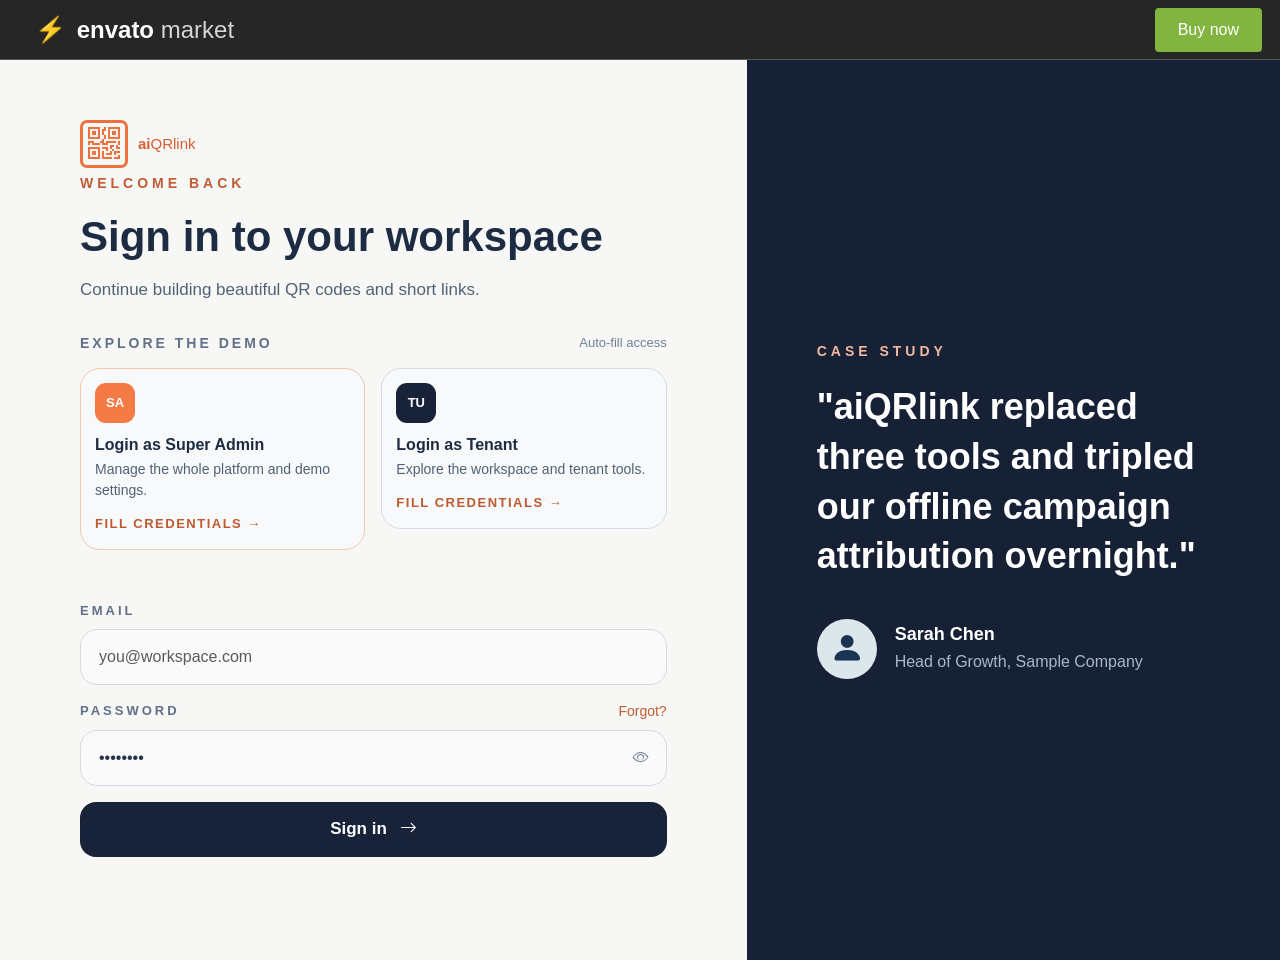
<file: Session 9/market.html>
<!DOCTYPE html>
<html lang="en">
<head>
    <meta charset="UTF-8">
    <meta name="viewport" content="width=device-width, initial-scale=1.0">

    <title>Login Page</title>

    <link href="https://cdn.jsdelivr.net/npm/bootstrap@5.3.8/dist/css/bootstrap.min.css"
        rel="stylesheet">

    <link rel="stylesheet"
        href="https://cdn.jsdelivr.net/npm/bootstrap-icons@1.13.1/font/bootstrap-icons.min.css">

    <link rel="stylesheet" href="marketstyle.css">
</head>

<body>

    <div class="top-bar d-flex justify-content-between align-items-center">

        <div class="envato-logo">
            <span class="envato-icon">⚡</span>
            <span class="envato">envato</span>
            <span class="market">market</span>
        </div>

        <button class="btn buy-btn">Buy now</button>

    </div>



    <main class="container-fluid p-0">

        <div class="row g-0 min-vh-100">


            <div class="col-lg-7 login-section">

   
                <div class="brand">
                    <div class="qr-icon">
                        <i class="bi bi-qr-code"></i>
                    </div>

                    <span class="brand-name">
                        <strong>ai</strong>QRlink
                    </span>
                </div>


                <div class="login-content">

                    <p class="welcome">WELCOME BACK</p>

                    <h1>Sign in to your workspace</h1>

                    <p class="subtitle">
                        Continue building beautiful QR codes and short links.
                    </p>


   
                    <div class="demo-header d-flex justify-content-between">
                        <span>EXPLORE THE DEMO</span>
                        <small>Auto-fill access</small>
                    </div>


                    <div class="row g-3 mb-5">

                        <div class="col-md-6">

                            <div class="demo-card admin-card">

                                <div class="role-icon admin-icon">
                                    SA
                                </div>

                                <h5>Login as Super Admin</h5>

                                <p>
                                    Manage the whole platform and demo settings.
                                </p>

                                <a href="#">
                                    FILL CREDENTIALS →
                                </a>

                            </div>

                        </div>


                        <div class="col-md-6">

                            <div class="demo-card">

                                <div class="role-icon tenant-icon">
                                    TU
                                </div>

                                <h5>Login as Tenant</h5>

                                <p>
                                    Explore the workspace and tenant tools.
                                </p>

                                <a href="#">
                                    FILL CREDENTIALS →
                                </a>

                            </div>

                        </div>

                    </div>



                    <form>

                        <div class="mb-3">

                            <label for="email" class="form-label">
                                EMAIL
                            </label>

                            <input type="email"
                                class="form-control"
                                id="email"
                                placeholder="you@workspace.com">

                        </div>



                        <div class="d-flex justify-content-between align-items-center">

                            <label for="password" class="form-label">
                                PASSWORD
                            </label>

                            <a href="#" class="forgot">
                                Forgot?
                            </a>

                        </div>



                        <div class="password-wrapper mb-3">

                            <input type="password"
                                class="form-control"
                                id="password"
                                value="12345678">

                            <i class="bi bi-eye password-icon"></i>

                        </div>



                        <button type="submit"
                            class="btn sign-in-btn w-100">

                            Sign in
                            <i class="bi bi-arrow-right ms-2"></i>

                        </button>

                    </form>

                </div>

            </div>



            <div class="col-lg-5 case-section">

                <div class="case-content">

                    <p class="case-label">
                        CASE STUDY
                    </p>

                    <h2>
                        "aiQRlink replaced three tools and tripled our offline campaign attribution overnight."
                    </h2>


                    <div class="person d-flex align-items-center">

                        <div class="avatar">

                            <i class="bi bi-person-fill"></i>

                        </div>

                        <div>

                            <h5>Sarah Chen</h5>

                            <p>
                                Head of Growth, Sample Company
                            </p>

                        </div>

                    </div>

                </div>

            </div>

        </div>



    <script src="https://cdn.jsdelivr.net/npm/bootstrap@5.3.8/dist/js/bootstrap.bundle.min.js"></script>

</body>
</html>
</file>
<file: style.css>
.card{
    width: 300px;
    position: relative;
  
}
img
{
      border: 1px solid #ccc;
}

.sale{
    position: absolute;
    top: 10px;
    right: 10px;

    background: red;
    color: white;
}
</file>
<file: factsstyle.css>
* {
    margin: 0;
    padding: 0;
    box-sizing: border-box;
}

body {
    min-height: 100vh;

    display: flex;
    align-items: center;
    justify-content: center;

    padding: 60px;

    background: #f6f6f6;
}



.facts {
    position: relative;

    width: 1296px;
    height: 486px;

    overflow: hidden;

    border-radius: 21px;

    background: #5935df;

    color: white;
}




.facts::before {
    content: "";

    position: absolute;

    left: -90px;
    bottom: -115px;

    width: 610px;
    height: 300px;

    border-radius: 50%;

    background: rgba(52, 29, 166, 0.42);

    transform: rotate(-13deg);
}


.facts::after {
    content: "";

    position: absolute;

    left: 230px;
    bottom: -125px;

    width: 720px;
    height: 245px;

    border-radius: 50%;

    background: rgba(43, 25, 145, 0.42);

    transform: rotate(5deg);
}




.car-shape {
    position: absolute;

    z-index: 1;

    left: 315px;
    bottom: 38px;

    width: 690px;
    height: 120px;

    border-radius: 90px 160px 35px 40px;

    background: rgba(45, 27, 145, 0.5);

    transform: skewX(-8deg);
}


.car-shape::before,
.car-shape::after {
    content: "";

    position: absolute;

    bottom: -22px;

    width: 72px;
    height: 72px;

    border-radius: 50%;

    background: rgba(38, 24, 128, 0.72);
}


.car-shape::before {
    left: 105px;
}


.car-shape::after {
    right: 105px;
}




.facts-content {
    position: relative;

    z-index: 3;

    text-align: center;

    padding-top: 64px;
}




h1 {
    font-size: 48px;

    line-height: 1;

    font-weight: 700;

    margin-bottom: 25px;
}




.intro {
    font-size: 15.5px;

    line-height: 1.35;

    letter-spacing: 0.45px;

    color: #f2efff;
}




.cards {
    display: flex;

    justify-content: center;

    gap: 63px;

    margin-top: 83px;
}



.card {
    width: 240px;
    height: 100px;

    padding: 16px;

    display: flex;

    align-items: center;

    gap: 17px;

    border-radius: 19px;

    background: white;

    color: #111;

    text-align: left;
}



.icon {
    width: 68px;
    height: 68px;

    flex: 0 0 68px;

    display: flex;

    align-items: center;
    justify-content: center;

    border-radius: 12px;

    background: #ffa313;

    color: white;

    font-size: 29px;
}




.text {
    display: flex;

    flex-direction: column;

    gap: 6px;
}


.text strong {
    font-size: 24px;

    line-height: 1;
}


.text span {
    font-size: 15px;

    color: #707070;

    font-weight: 600;
}



@media (max-width: 1100px) {

    body {
        padding: 25px;
    }

    .facts {
        width: 100%;

        height: auto;

        min-height: 500px;
    }

    .cards {
        flex-wrap: wrap;

        gap: 22px;

        padding: 0 25px 45px;
    }
}


@media (max-width: 600px) {

    .facts-content {
        padding-top: 45px;
    }

    h1 {
        font-size: 36px;
    }

    .intro {
        padding: 0 20px;

        font-size: 14px;
    }

    .intro br {
        display: none;
    }
}
</file>
<file: Session 3/profilestyle.css>
* {
    box-sizing: border-box;
}

body {
    margin: 0;

    background-color: #eeeeee;

    font-family: Arial, sans-serif;

    color: #333;
}

.profile {
    width: 95%;
    max-width: 910px;

    margin: 20px auto;

    padding: 90px 60px;

    background-color: white;

    border-radius: 20px;

    box-shadow: 0 5px 20px rgba(0, 0, 0, 0.15);

    text-align: center;
}

.profile-img {
    width: 235px;
    height: 150px;

    object-fit: cover;

    border-radius: 50%;

    margin-bottom: 80px;
}

h1 {
    margin: 0 0 35px;

    font-size: 56px;

    color: #222;
}

h2 {
    margin-bottom: 35px;

    font-size: 38px;

    font-weight: normal;

    color: #555;
}

p {
    font-size: 30px;

    color: #555;

    margin: 25px 0;
}

a {
    color: #1717a0;

    text-decoration: none;
}

a:hover {
    text-decoration: underline;
}

h3 {
    margin-top: 55px;

    margin-bottom: 45px;

    font-size: 42px;

    color: #111;
}

.about {
    max-width: 800px;

    margin: auto;

    line-height: 1.35;
}
</file>
<file: Session 3/registionstyle.css>
* {
    box-sizing: border-box;
}

body {
    margin: 0;
    background-color: #e5f0fc;
    font-family: Arial, sans-serif;
}

.container {
    width: 495px;
    margin: 60px auto;
    background-color: white;

    box-shadow: 0 5px 15px rgba(0, 0, 0, 0.15);
}

h1 {
    margin: 0;
    padding: 12px;
    
    text-align: center;

    background-color: #176083;
    color: white;

    font-size: 32px;
}

form {
    padding: 40px 35px 35px;
}

.row {
    display: flex;
    gap: 16px;
}

.field {
    flex: 1;
    margin-bottom: 28px;
}

.field label {
    display: block;
    margin-bottom: 7px;

    font-size: 18px;
}

.field input,
.field select {
    width: 100%;
    height: 46px;

    padding: 10px;

    border: 1px solid #ddd;
    border-radius: 4px;

    font-size: 17px;
    background-color: white;
}

button {
    width: 100%;
    height: 46px;

    border: none;
    border-radius: 4px;

    background-color: #2998d0;
    color: white;

    font-size: 18px;
    letter-spacing: 1px;

    cursor: pointer;
}

button:hover {
    background-color: #2188bd;
}
</file>
<file: Session 3/surveystyle.css>
* {
    box-sizing: border-box;
}

body {
    margin: 0;
    background-color: #a8d8d5;
    font-family: Arial, sans-serif;
    color: #222;
}


/* العنوان */
h1 {
    text-align: center;
    margin-top: 30px;
    font-size: 30px;
}


/* الجملة الموجودة تحت العنوان */
.description {
    text-align: center;
    margin-bottom: 25px;
}


/* الـ Form */
form {
    width: 90%;
    max-width: 820px;
    margin: 0 auto;
    background-color: #f7f7f7;

    padding: 30px 40px;

    border-radius: 4px;
}


/* كل Row */
.form-group {
    display: flex;
    align-items: center;

    margin-bottom: 18px;
}


/* الـ labels */
.form-group > label {
    width: 45%;
    text-align: right;

    margin-right: 20px;
}


/* input و select */
input[type="text"],
input[type="email"],
input[type="number"],
select {
    width: 260px;
    height: 30px;

    border: 1px solid #aaa;
    border-radius: 2px;

    padding: 5px;
}


/* الـ Radio والـ Checkbox */
.options {
    width: 260px;

    display: flex;
    flex-direction: column;

    gap: 10px;
}


.options label {
    text-align: left;
}


.options input {
    margin-right: 8px;
}
</file>
<file: Session 5/Medicalstyle.css>
*{
    margin:0;
    padding:0;
    box-sizing:border-box;
}

body{
    font-family: Arial, sans-serif;
}
.hero{
    background:#f7fff3;
    padding:20px 0 80px;
}

.navbar{
    width:80%;
    margin:auto;
    display:flex;
    justify-content:space-between;
    align-items:center;
}

.navbar h2{
    color:#252b42;
}

.navbar ul{
    display:flex;
    list-style:none;
    gap:30px;
}

.navbar a{
    text-decoration:none;
    color:#737373;
}

.nav-btns{
    display:flex;
    align-items:center;
    gap:20px;
}

.login{
    color:#96bb7c;
}

.nav-btns button{
    background:#96bb7c;
    color:white;
    border:none;
    padding:12px 20px;
    border-radius:5px;
    cursor:pointer;
}

.hero-content{
    width:80%;
    margin:80px auto 0;
    display:flex;
    justify-content:space-between;
    align-items:center;
}

.hero-text{
    width:45%;
}

.hero-text span{
    color:#96bb7c;
    font-weight:bold;
}

.hero-text h1{
    font-size:58px;
    color:#252b42;
    margin:20px 0;
}

.hero-text p{
    color:#737373;
    font-size:18px;
    margin-bottom:30px;
}

.btn-green{
    background:#96bb7c;
    color:white;
    border:none;
    padding:15px 25px;
    border-radius:5px;
    margin-right:10px;
    cursor:pointer;
}

.btn-white{
    background:white;
    color:#96bb7c;
    border:1px solid #96bb7c;
    padding:15px 25px;
    border-radius:5px;
    cursor:pointer;
}

.hero-image img{
    width:500px;
}

.popular-courses {
    width: 80%;
    margin: 100px auto;
}

.subtitle {
    color: #96bb7c;
    font-size: 14px;
    font-weight: bold;
    margin-bottom: 10px;
}

.popular-courses h2 {
    color: #252b42;
    font-size: 32px;
    margin-bottom: 15px;
}

.description {
    color: #737373;
    line-height: 1.5;
    margin-bottom: 50px;
}

.courses-container {
    display: flex;
    justify-content: space-between;
    gap: 20px;
}

.course-card {
    background: #ffffff;
    width: 240px;
    padding: 30px 20px;
    box-shadow: 0 4px 15px rgba(0, 0, 0, 0.1);
}

.course-card.active {
    background: #96bb7c;
    color: white;
}

.icon {
    font-size: 40px;
    color: #96bb7c;
    margin-bottom: 20px;
}

.course-card.active .icon {
    color: white;
}

.course-card h3 {
    font-size: 18px;
    margin-bottom: 15px;
}

.line {
    width: 50px;
    height: 3px;
    background-color: #e74040;
    margin: 15px 0;
}

.white-line {
    width: 50px;
    height: 3px;
    background-color: white;
    margin: 15px 0;
}

.course-card p {
    color: #737373;
    line-height: 1.6;
}

.course-card.active p {
    color: white;
}

.popular-courses{
    width:80%;
    margin:100px auto;
}

.popular-courses span{
    color:#96bb7c;
    font-weight:bold;
}

.popular-courses h2{
    margin:15px 0;
    color:#252b42;
}

.popular-courses p{
    color:#737373;
}

.course-boxes{
    display:flex;
    justify-content:space-between;
    margin-top:50px;
}

.box{
    width:220px;
    background:#fff;
    padding:30px;
    box-shadow:0 2px 10px rgba(0,0,0,.1);
}

.box.active{
    background:#96bb7c;
    color:white;
}

.box i{
    font-size:40px;
    color:#96bb7c;
    margin-bottom:20px;
}

.box.active i{
    color:white;
}

.line{
    width:50px;
    height:3px;
    background:#e74040;
    margin:15px 0;
}

.white-line{
    width:50px;
    height:3px;
    background:white;
    margin:15px 0;
}

.quality{
    width: 80%;
    margin: 100px auto;
    display: flex;
    justify-content: space-between;
    align-items: center;
    gap: 50px;
}

.quality-image img{
    width: 500px;
}

.quality-content{
    width: 400px;
}

.red-line{
    width: 80px;
    height: 5px;
    background-color: #e74040;
    margin-bottom: 25px;
}

.quality-content h2{
    font-size: 40px;
    color: #252b42;
    margin-bottom: 20px;
}

.quality-content p{
    color: #737373;
    line-height: 1.6;
    margin-bottom: 25px;
}

.quality-content a{
    text-decoration: none;
    color: #96bb7c;
    font-weight: bold;
}

.packages{
    width:80%;
    margin:100px auto;
    display:flex;
    justify-content:space-between;
    align-items:center;
}

.line{
    width:80px;
    height:5px;
    background:#e74040;
    margin-bottom:25px;
}

.packages-text h2{
    font-size:40px;
    color:#252b42;
    margin-bottom:20px;
}

.packages-text p{
    color:#737373;
    margin-bottom:20px;
    line-height:1.6;
}

.packages-text a{
    text-decoration:none;
    color:#96bb7c;
    font-weight:bold;
}

.packages-img img{
    width:500px;
    border-radius:10px;
}



.courses{
    width:80%;
    margin:100px auto;
}

.courses span{
    color:#96bb7c;
    font-weight:bold;
}

.courses h2{
    color:#252b42;
    margin:15px 0;
}

.courses p{
    color:#737373;
}

.course-cards{
    margin-top:50px;
    display:flex;
    gap:20px;
}

.course-card{
    width:250px;
}

.course-card img{
    width:100%;
}

.course-card h4{
    color:#96bb7c;
    margin:15px 0;
}

.course-card h3{
    color:#252b42;
    margin-bottom:10px;
}

.course-card span{
    color:#e77c40;
}

.course-card button{
    margin-top:15px;
    padding:10px 20px;
    border:1px solid #96bb7c;
    border-radius:30px;
    color:#96bb7c;
    background:white;
    cursor:pointer;
}


.pricing{
    padding:80px 0;
    text-align:center;
}

.section-title{
    color:#96bb7c;
    font-weight:bold;
    margin-bottom:10px;
}

.pricing h2{
    color:#252b42;
    margin-bottom:10px;
}

.section-text{
    color:#737373;
    margin-bottom:50px;
}

.pricing-cards{
    display:flex;
    justify-content:center;
}
button{
    padding:10px 20px;
    border:none;
    background:#96bb7c;
    color:#fff;
    cursor:pointer;
    border-radius:5px;
}

.card{
    width:300px;
    background:#fff;
    padding:40px 30px;
    box-shadow:0 2px 10px rgba(0,0,0,.1);
    border-radius:5px;
}

.card.active{
    background:#2d4059;
    color:#fff;
}

.card i{
    font-size:40px;
    color:#96bb7c;
    margin-bottom:20px;
}

.testimonials {
    text-align: center;
    padding: 80px 20px;
}

.testimonials .subtitle {
    color: #96bb7c;
    font-size: 14px;
    font-weight: bold;
}

.testimonials h2 {
    font-size: 32px;
    color: #252b42;
    margin: 15px 0;
}

.testimonials .description {
    color: #737373;
    margin-bottom: 50px;
}

.card {
    display: inline-block;
    width: 300px;
    margin: 20px;
    text-align: center;
}

.card img {
    width: 80px;
    height: 80px;
    border-radius: 50%;
}

.card p {
    color: #737373;
    font-size: 14px;
    line-height: 1.6;
}

.stars {
    color: #f3cd03;
    margin: 15px 0;
}

.card h4 {
    color: #252b42;
}

.card span {
    color: #737373;
}

.footer{
    background:#fafafa;
    padding:60px 0 20px;
}

.container{
    width:80%;
    margin:auto;
}

.footer-links{
    display:flex;
    justify-content:space-between;
    align-items:flex-start;
}

.footer-col h3{
    margin-bottom:20px;
    color:#252b42;
}

.footer-col a{
    display:block;
    text-decoration:none;
    color:#737373;
    margin-bottom:10px;
    font-size:14px;
}

.footer-col p{
    color:#737373;
    margin-bottom:10px;
    font-size:14px;
}

.footer-col i{
    color:#96bb7c;
    margin-right:8px;
}

.footer-bottom{
    margin-top:40px;
    padding-top:20px;
    border-top:1px solid #e6e6e6;
    display:flex;
    justify-content:space-between;
    align-items:center;
}

.footer-bottom p{
    color:#737373;
    font-size:14px;
}

.social-icons i{
    color:#96bb7c;
    font-size:20px;
    margin-left:15px;
    cursor:pointer;
}
.newsletter {
    background-color: #fff2f3;
    text-align: center;
    padding: 100px 20px;
}

.newsletter .subtitle {
    color: #96bb7c;
    font-size: 14px;
    font-weight: bold;
    margin-bottom: 15px;
}

.newsletter h2 {
    color: #252b42;
    font-size: 32px;
    margin-bottom: 15px;
}

.newsletter .description {
    color: #737373;
    font-size: 14px;
    line-height: 1.6;
    margin-bottom: 30px;
}

.newsletter input {
    width: 400px;
    padding: 15px;
    border: 1px solid #ddd;
    outline: none;
}

.newsletter button {
    padding: 15px 25px;
    border: none;
    background-color: #96bb7c;
    color: white;
}

.newsletter button:hover {
    background-color: #7ea866;
}
</file>
<file: Session 6/carstyle.css>
*{
    margin:0;
    padding:0;
    box-sizing:border-box;
    font-family:Arial, Helvetica, sans-serif;
}

body{
    background:#f5f5f5;
    padding:20px 50px;
}

header{
    display:flex;
    justify-content:space-between;
    align-items:center;
    margin-bottom:25px;
}

.logo{
    display:flex;
    align-items:center;
    gap:10px;
    font-weight:700;
}

.logo i{
    font-size:25px;
}

nav{
    display:flex;
    gap:40px;
}

nav a{
    text-decoration:none;
    color:#222;
    font-weight:500;
}

nav a.active{
    font-weight:700;
}

.contact{
    display:flex;
    align-items:center;
    gap:10px;
}

.contact i{
    width:45px;
    height:45px;
    display:flex;
    justify-content:center;
    align-items:center;
    background:#5b3df0;
    color:#fff;
    border-radius:50%;
}

.contact p{
    font-size:12px;
    color:#666;
}

.contact h4{
    font-size:14px;
}

.hero{
    position:relative;
    min-height:500px;
    padding:70px 50px;
    border-radius:25px;
    background:linear-gradient(135deg,#5d35f0,#603de8);
    display:flex;
    justify-content:space-between;
    align-items:center;
    overflow:hidden;
}

/* Left Content */
.hero-content{
    width:50%;
    color:#fff;
    z-index:2;
}

.hero-content h1{
    font-size:60px;
    font-weight:800;
    line-height:1.1;
    margin-bottom:25px;
}

.hero-content p{
    max-width:450px;
    line-height:1.7;
    margin-bottom:30px;
    color:#e6e6e6;
}

.hero-content button{
    border:none;
    background:#ffa500;
    color:#fff;
    padding:15px 30px;
    border-radius:10px;
    font-size:16px;
    font-weight:600;
    cursor:pointer;
}

.hero::after{
    content:"";
    position:absolute;
    bottom:10px;
    left:28%;
    width:420px;
    height:220px;

    background:url("background.png") center/contain no-repeat;

    filter:drop-shadow(0 20px 30px rgba(0,0,0,.4));
}

.booking-card{
    width:380px;
    background:#fff;
    padding:35px;
    border-radius:18px;
    z-index:2;
}

.booking-card h2{
    text-align:center;
    margin-bottom:25px;
}

.booking-card form{
    display:flex;
    flex-direction:column;
    gap:15px;
}

.booking-card select,
.booking-card input{
    width:100%;
    padding:14px;
    border:none;
    background:#f2f2f2;
    border-radius:10px;
    outline:none;
}

.booking-card button{
    margin-top:15px;
    padding:15px;
    border:none;
    border-radius:10px;
    background:#ff9f00;
    color:#fff;
    font-size:16px;
    font-weight:600;
    cursor:pointer;
}

.booking-card button:hover{
    background:#e89100;
}
.features-section{
    padding:80px 50px;
    background:#fff;
}


.features{
    display:flex;
    justify-content:space-between;
    text-align:center;
    gap:40px;
    margin-bottom:100px;
}

.feature-box{
    flex:1;
}

.feature-box i{
    font-size:45px;
    color:#111;
    margin-bottom:20px;
}

.feature-box h3{
    font-size:32px;
    margin-bottom:15px;
}

.feature-box p{
    color:#777;
    line-height:1.6;
    max-width:280px;
    margin:auto;
}


.steps-content{
    display:flex;
    align-items:center;
    justify-content:space-between;
    gap:80px;
}

.steps-left{
    flex:1;
}

.steps-left img{
    width:100%;
    max-width:550px;
}

.steps-right{
    flex:1;
    display:flex;
    flex-direction:column;
    gap:30px;
}

.step{
    display:flex;
    align-items:flex-start;
    gap:15px;
}

.step span{
    min-width:24px;
    height:24px;
    border-radius:50%;
    background:#5c3df0;
    color:#fff;
    display:flex;
    align-items:center;
    justify-content:center;
    font-size:12px;
    font-weight:bold;
}

.step h4{
    margin-bottom:10px;
    font-size:24px;
    color:#111;
}

.step p{
    color:#777;
    line-height:1.6;
}
.cars-section{
    padding:100px 50px;
    background:#fff;
}

.section-header{
    display:flex;
    justify-content:space-between;
    align-items:center;
    margin-bottom:50px;
}

.section-header h2{
    font-size:54px;
    font-weight:700;
    color:#111;
}

.section-header a{
    text-decoration:none;
    color:#111;
    font-weight:600;
}

.cars-grid{
    display:grid;
    grid-template-columns:repeat(3,1fr);
    gap:25px;
}

.car-card{
    background:#fafafa;
    border-radius:16px;
    padding:20px;
    box-shadow:0 5px 20px rgba(0,0,0,.05);
    transition:.3s;
}

.car-card:hover{
    transform:translateY(-5px);
}

.car-card img{
    width:100%;
    height:150px;
    object-fit:contain;
    margin-bottom:20px;
}

.title-price{
    display:flex;
    justify-content:space-between;
    align-items:flex-start;
    margin-bottom:15px;
}

.title-price h3{
    margin-bottom:5px;
}

.title-price span{
    color:#888;
    font-size:13px;
}

.price{
    color:#5b3df0;
    font-size:24px;
    font-weight:700;
    text-align:right;
}

.price small{
    display:block;
    color:#999;
    font-size:11px;
    font-weight:400;
}

.specs{
    display:flex;
    justify-content:space-between;
    flex-wrap:wrap;
    gap:8px;
    margin-bottom:20px;
    color:#666;
    font-size:13px;
}

.specs span{
    display:flex;
    align-items:center;
    gap:5px;
}

.car-card button{
    width:100%;
    border:none;
    background:#5b3df0;
    color:#fff;
    padding:12px;
    border-radius:8px;
    cursor:pointer;
    font-weight:600;
}

.car-card button:hover{
    background:#4a2fe0;
}
.facts-section{
    margin:100px 50px;
    border-radius:30px;
    overflow:hidden;
    background:linear-gradient(135deg,#5b3df0,#603de8);
    position:relative;
    padding:80px 60px;
}

.facts-section::before{
    content:"";
    position:absolute;
    inset:0;

    background:url("background.png") center center/cover no-repeat;

    opacity:.15;
}

.facts-overlay{
    position:relative;
    z-index:2;
}

.facts-overlay h2{
    text-align:center;
    color:#fff;
    font-size:64px;
    font-weight:700;
    margin-bottom:20px;
}

.facts-overlay p{
    text-align:center;
    color:#e8e8e8;
    max-width:800px;
    margin:0 auto 70px;
    line-height:1.8;
    font-size:18px;
}

.facts-cards{
    display:grid;
    grid-template-columns:repeat(4,1fr);
    gap:30px;
}

.fact-card{
    background:#fff;
    border-radius:20px;
    padding:18px;
    display:flex;
    align-items:center;
    gap:18px;
}

.fact-icon{
    width:78px;
    height:78px;
    background:#ffa000;
    border-radius:15px;
    display:flex;
    justify-content:center;
    align-items:center;
}

.fact-icon i{
    color:#fff;
    font-size:34px;
}

.fact-card h3{
    font-size:38px;
    margin-bottom:5px;
    color:#111;
}

.fact-card span{
    font-size:24px;
    color:#666;
    font-weight:600;
}
.app-section{
    display:flex;
    justify-content:space-between;
    align-items:center;
    padding:100px 80px;
    background:#fff;
    gap:50px;
}

.app-content{
    flex:1;
}

.app-content h2{
    font-size:64px;
    font-weight:700;
    color:#111;
    margin-bottom:30px;
    line-height:1.1;
}

.app-content p{
    max-width:500px;
    color:#777;
    line-height:1.8;
    margin-bottom:40px;
}

.store-buttons{
    display:flex;
    gap:20px;
}

.store-btn{
    background:#000;
    color:#fff;
    text-decoration:none;
    border-radius:8px;
    padding:12px 18px;
    display:flex;
    align-items:center;
    gap:12px;
}

.store-btn i{
    font-size:30px;
}

.store-btn small{
    display:block;
    font-size:11px;
}

.store-btn span{
    font-size:20px;
    font-weight:600;
}

.app-images{
    flex:1;
    position:relative;
    min-height:500px;
}

.phone{
    position:absolute;
    height:500px;
    object-fit:contain;
}

.phone-back{
    right:80px;
    top:-20px;
}

.phone-front{
    right:220px;
    top:20px;
}
@media(max-width:991px){

    .app-section{
        flex-direction:column;
        text-align:center;
    }

    .app-content p{
        margin:auto auto 40px;
    }

    .store-buttons{
        justify-content:center;
        flex-wrap:wrap;
    }

    .app-images{
        width:100%;
        min-height:600px;
    }
}

@media(max-width:768px){

    .app-content h2{
        font-size:42px;
    }

    .phone{
        height:320px;
    }

    .phone-front{
        right:50%;
        transform:translateX(20%);
    }

    .phone-back{
        right:50%;
        transform:translateX(80%);
    }
}
@media (max-width:992px){

    .facts-cards{
        grid-template-columns:repeat(2,1fr);
    }
}

@media (max-width:768px){

    .facts-overlay h2{
        font-size:42px;
    }

    .facts-cards{
        grid-template-columns:1fr;
    }

    .fact-card{
        width:100%;
    }
}

.cta-section{
    margin:100px 50px 0;
    background:linear-gradient(135deg,#5a35f0,#603df0);
    border-radius:25px;
    padding:50px 60px;
    display:flex;
    justify-content:space-between;
    align-items:center;
    overflow:hidden;
}

.cta-content{
    width:50%;
}

.cta-content h2{
    font-size:60px;
    color:#fff;
    line-height:1.1;
    margin-bottom:20px;
}

.cta-content p{
    color:#eee;
    margin-bottom:30px;
    max-width:500px;
    line-height:1.7;
}

.search-box{
    display:flex;

}
@media(max-width:991px){

    .cta-section{
        flex-direction:column;
        text-align:center;
        gap:40px;
    }

    .cta-content{
        width:100%;
    }

    .search-box{
        margin:auto;
    }

    .footer-top,
    .footer-content{
        grid-template-columns:1fr;
        display:grid;
        gap:30px;
    }
}
</file>
<file: Session 9/marketstyle.css>
* {
    box-sizing: border-box;
}

body {
    margin: 0;
    font-family: Arial, sans-serif;
    color: #1d2c42;
}



.top-bar {
    height: 60px;
    background-color: #262626;
    padding: 0 18px 0 35px;
    border-bottom: 1px solid #555;
}

.envato-logo {
    font-size: 24px;
    color: white;
}

.envato-icon {
    color: #82b440;
    font-size: 25px;
    margin-right: 4px;
}

.envato {
    font-weight: bold;
}

.market {
    color: #d5d5d5;
    font-weight: 300;
}

.buy-btn {
    background-color: #82b440;
    color: white;
    border-radius: 4px;
    padding: 9px 22px;
    font-size: 16px;
}

.buy-btn:hover {
    background-color: #6f9d34;
    color: white;
}




.login-section {
    background-color: #f7f7f6;
    min-height: calc(100vh - 60px);
    padding: 60px 80px;
}

.brand {
    display: flex;
    align-items: center;
    gap: 10px;
}

.qr-icon {
    width: 48px;
    height: 48px;
    border: 3px solid #ed713d;
    border-radius: 7px;
    color: #ed713d;

    display: flex;
    align-items: center;
    justify-content: center;

    font-size: 32px;
}

.brand-name {
    color: #d85f35;
    font-size: 15px;
}

.login-content {
    max-width: 700px;
    margin: 5px auto 0;
}



.welcome {
    color: #c15d35;
    letter-spacing: 4px;
    font-size: 14px;
    font-weight: bold;
    margin-top: 5px;
    margin-bottom: 18px;
}

h1 {
    font-size: 42px;
    font-weight: 700;
    margin-bottom: 15px;
}

.subtitle {
    color: #526276;
    font-size: 17px;
    margin-bottom: 30px;
}




.demo-header {
    color: #607086;
    font-size: 14px;
    font-weight: bold;
    letter-spacing: 3px;
    margin-bottom: 14px;
}

.demo-header small {
    font-size: 13px;
    letter-spacing: 0;
    color: #718096;
    font-weight: normal;
}

.demo-card {
    min-height: 158px;
    background-color: #f8f9fa;
    border: 1px solid #d5dce5;
    border-radius: 20px;
    padding: 14px;
    transition: 0.3s;
}

.demo-card:hover {
    transform: translateY(-3px);
    box-shadow: 0 8px 20px rgba(0, 0, 0, 0.08);
}

.admin-card {
    border-color: #f1c6b1;
}

.role-icon {
    width: 40px;
    height: 40px;
    border-radius: 11px;

    display: flex;
    align-items: center;
    justify-content: center;

    color: white;
    font-size: 13px;
    font-weight: bold;

    margin-bottom: 12px;
}

.admin-icon {
    background-color: #f47b46;
}

.tenant-icon {
    background-color: #182238;
}

.demo-card h5 {
    font-size: 16px;
    font-weight: bold;
    margin-bottom: 5px;
}

.demo-card p {
    color: #526276;
    font-size: 14px;
    margin-bottom: 10px;
}

.demo-card a {
    color: #be5a31;
    font-size: 13px;
    font-weight: bold;
    letter-spacing: 1.5px;
    text-decoration: none;
}




.form-label {
    color: #607086;
    letter-spacing: 3px;
    font-size: 13px;
    font-weight: bold;
}

.form-control {
    height: 56px;
    border-radius: 17px;
    border: 1px solid #d3dae3;
    background-color: #fafafa;
    padding: 0 18px;
    color: #23324a;
}

.form-control:focus {
    border-color: #1b2940;
    box-shadow: 0 0 0 3px rgba(27, 41, 64, 0.08);
}

.forgot {
    color: #c25d34;
    text-decoration: none;
    font-size: 14px;
    font-weight: 500;
    margin-bottom: 8px;
}

.password-wrapper {
    position: relative;
}

.password-icon {
    position: absolute;
    right: 18px;
    top: 50%;
    transform: translateY(-50%);
    color: #738197;
    cursor: pointer;
}

.sign-in-btn {
    height: 55px;
    border-radius: 16px;
    background-color: #182238;
    color: white;
    font-size: 17px;
    font-weight: 600;
}

.sign-in-btn:hover {
    background-color: #29354c;
    color: white;
}




.case-section {
    min-height: calc(100vh - 60px);
    background-color: #172136;
    color: white;

    display: flex;
    align-items: center;
    justify-content: center;

    padding: 50px 70px;
}

.case-content {
    max-width: 620px;
}

.case-label {
    color: #efb89f;
    font-size: 14px;
    font-weight: bold;
    letter-spacing: 4px;
    margin-bottom: 20px;
}

.case-content h2 {
    font-size: 36px;
    line-height: 1.38;
    font-weight: 700;
    margin-bottom: 38px;
}




.person {
    gap: 18px;
}

.avatar {
    width: 60px;
    height: 60px;
    border-radius: 50%;
    background-color: #dce7eb;

    display: flex;
    justify-content: center;
    align-items: center;

    color: #1b3454;
    font-size: 34px;
}

.person h5 {
    margin: 0 0 5px;
    font-size: 18px;
    font-weight: bold;
}

.person p {
    margin: 0;
    color: #aab7c9;
    font-size: 16px;
}



@media (max-width: 991px) {

    .login-section {
        padding: 40px 25px;
    }

    .case-section {
        min-height: 500px;
        padding: 70px 30px;
    }

    h1 {
        font-size: 35px;
    }

    .case-content h2 {
        font-size: 30px;
    }

}


@media (max-width: 576px) {

    .top-bar {
        padding: 0 15px;
    }

    .envato-logo {
        font-size: 18px;
    }

    .buy-btn {
        padding: 7px 15px;
    }

    .login-section {
        padding: 30px 20px;
    }

    h1 {
        font-size: 30px;
    }

    .demo-card {
        min-height: auto;
    }

    .case-content h2 {
        font-size: 25px;
    }

}
</file>
